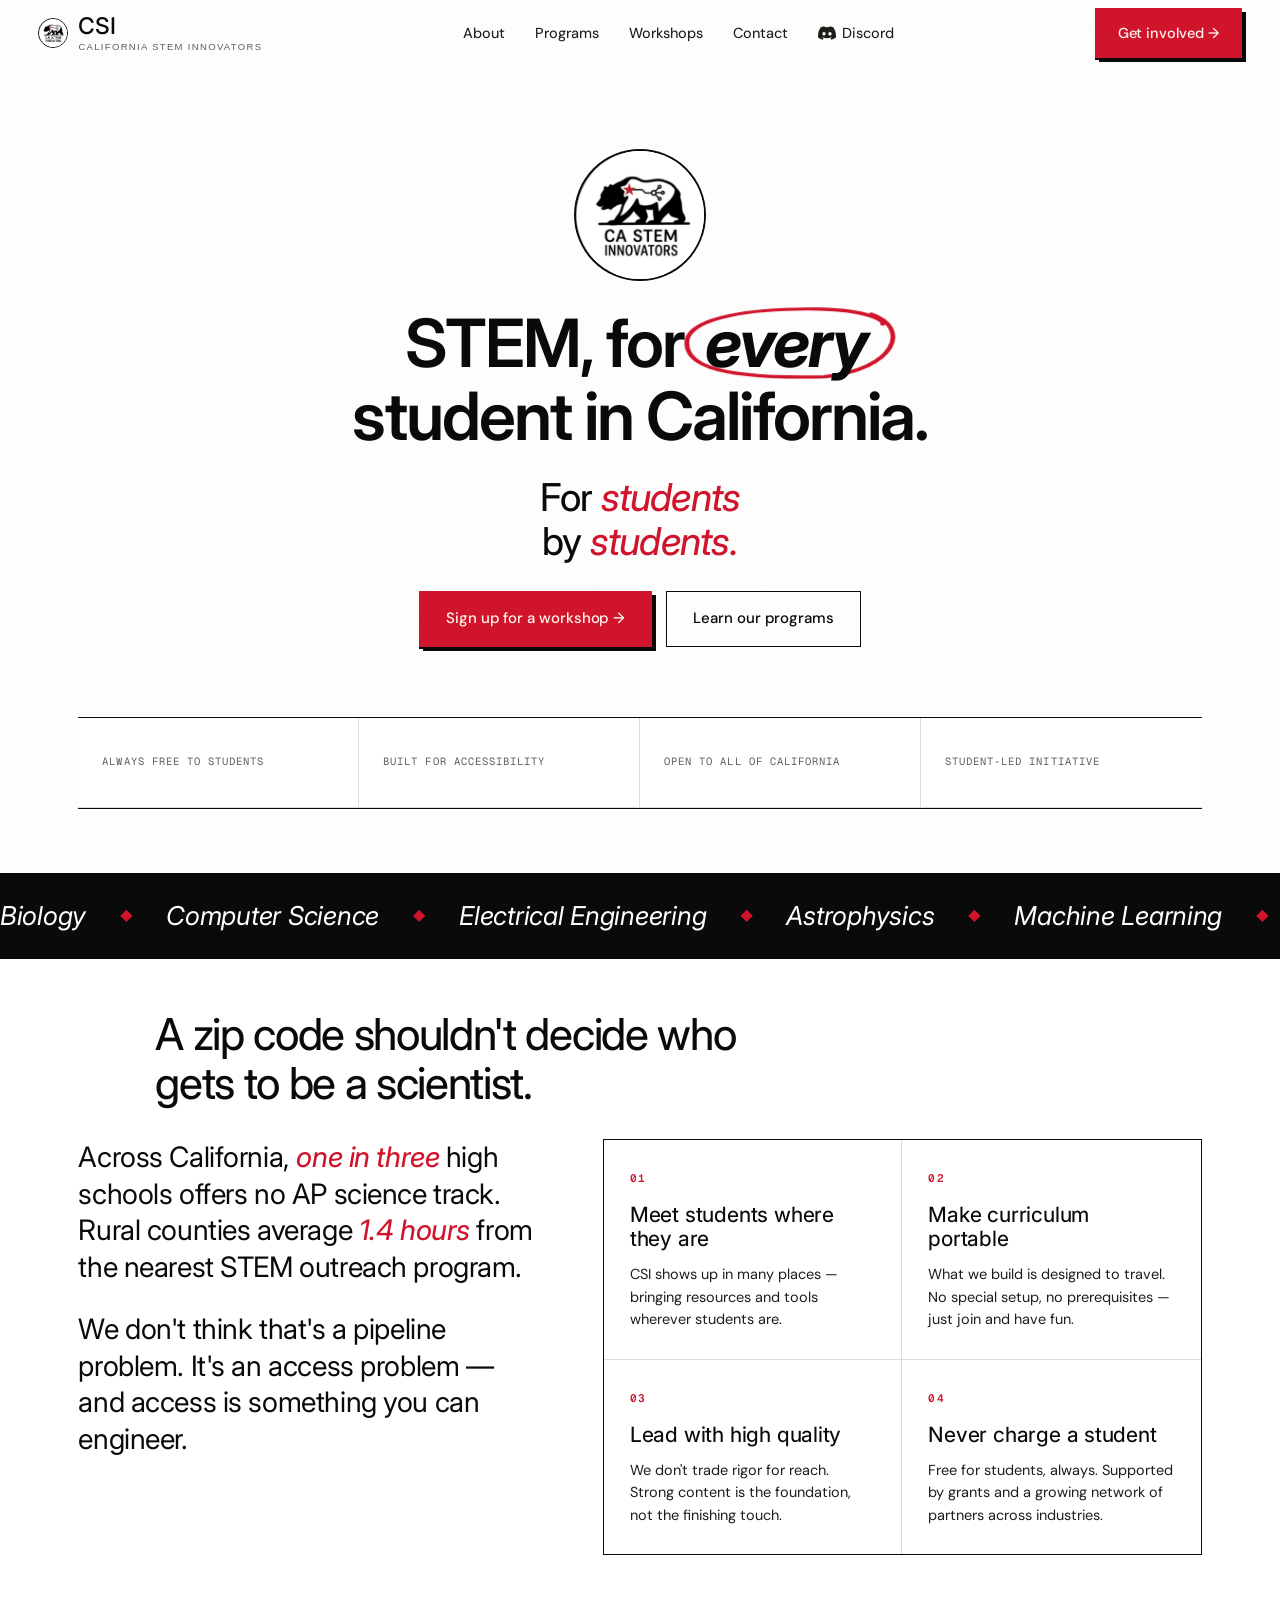
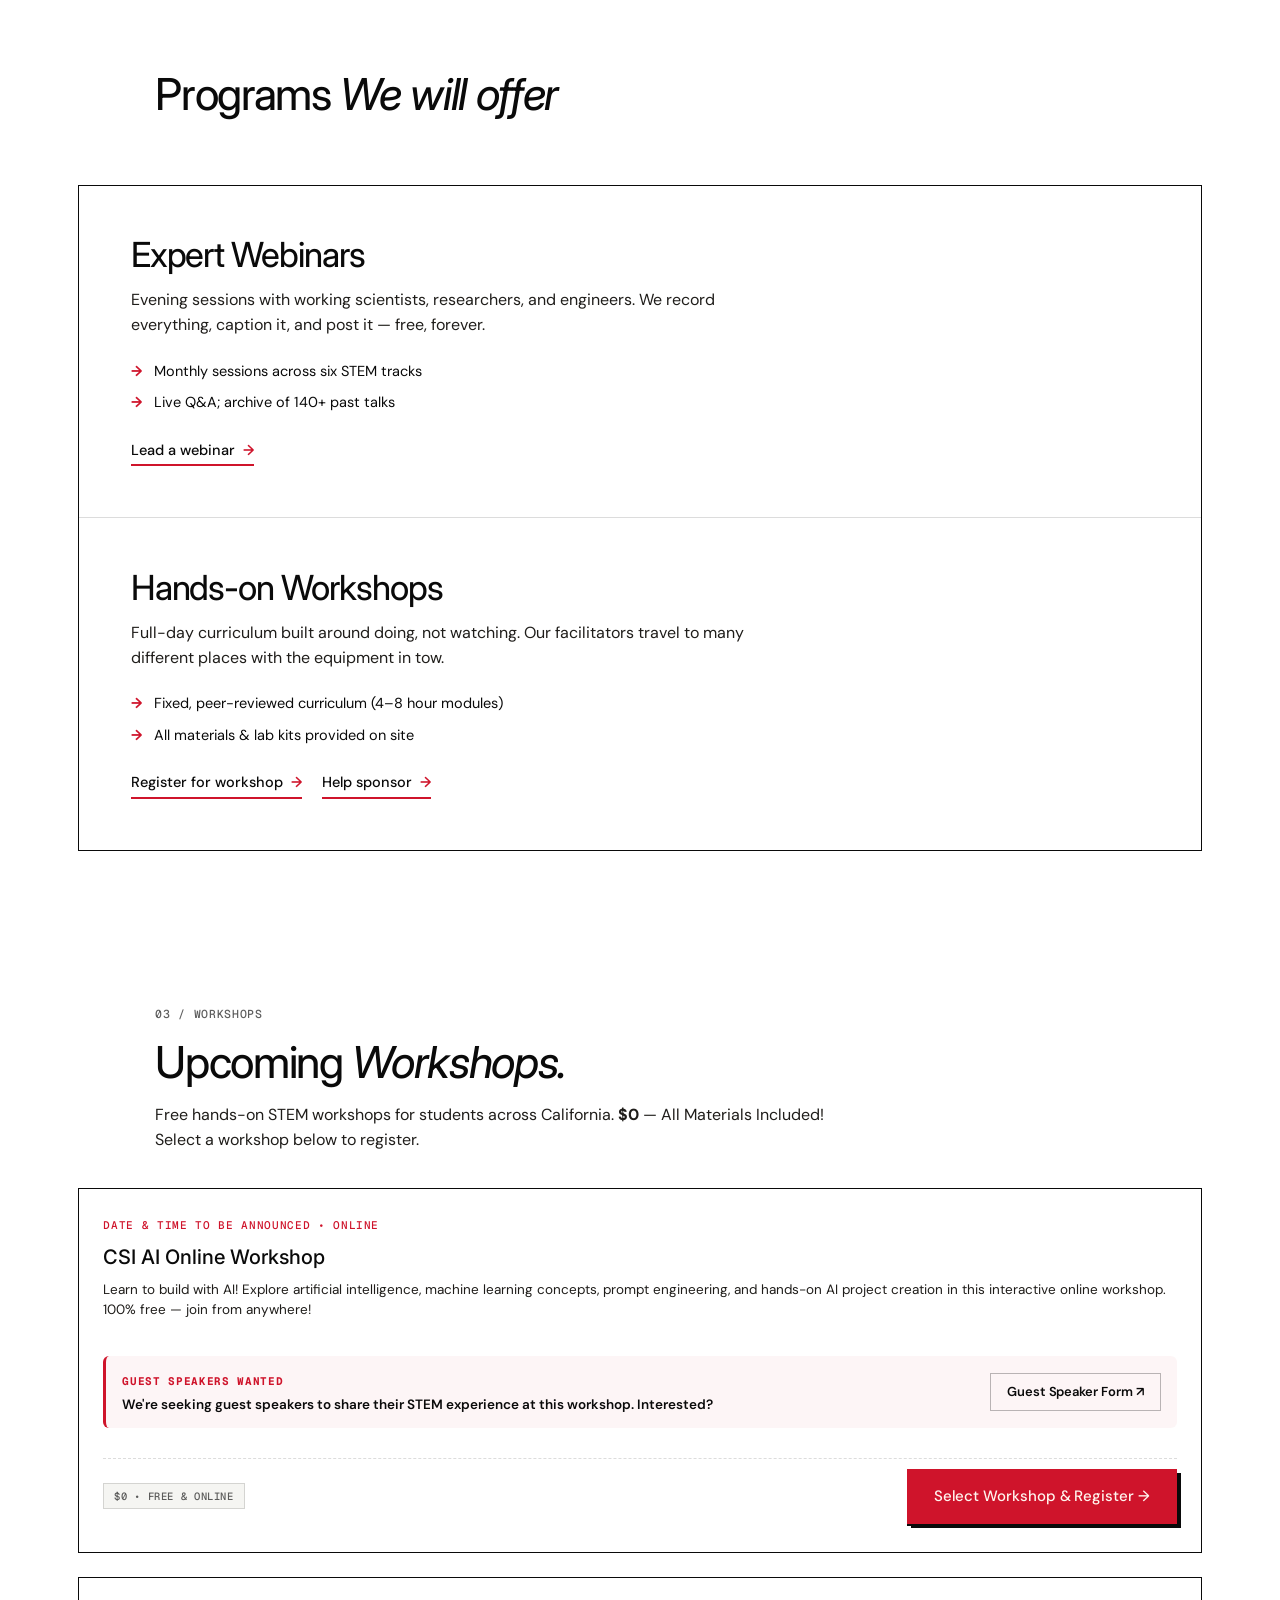
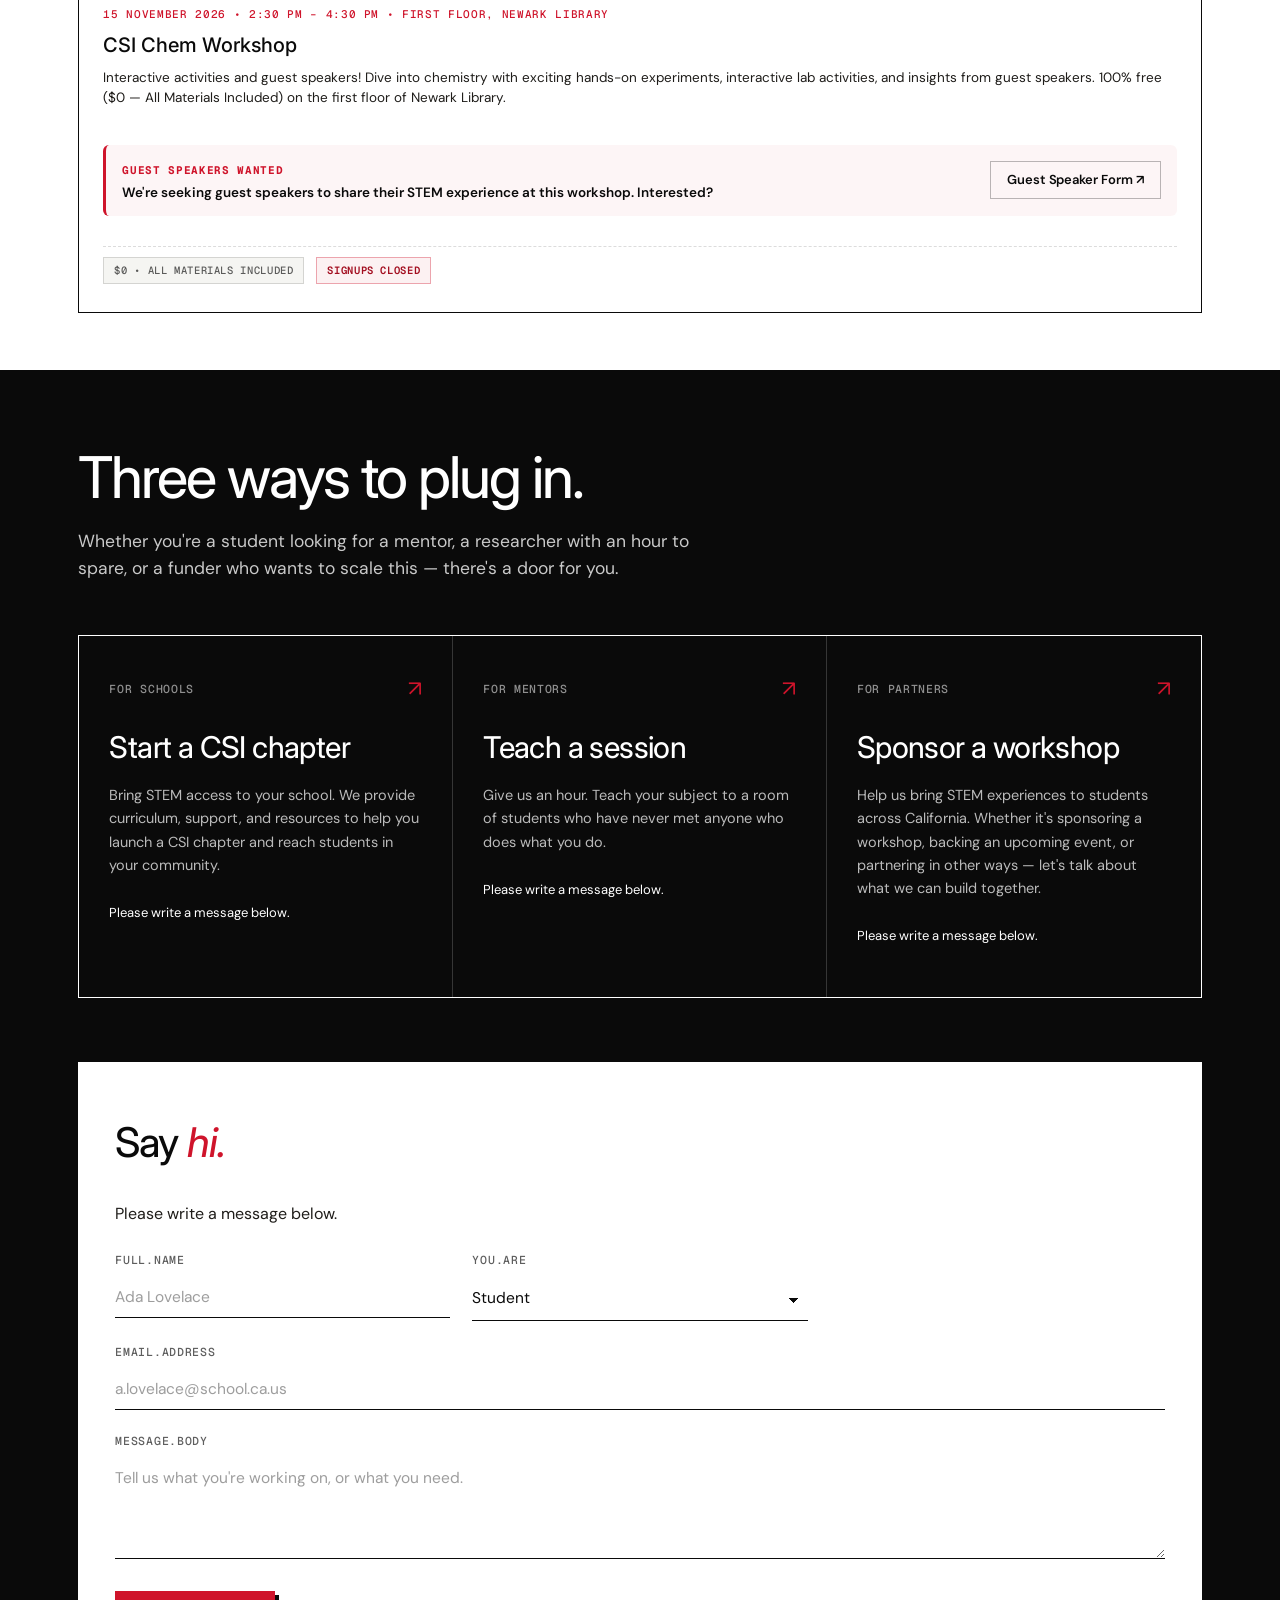
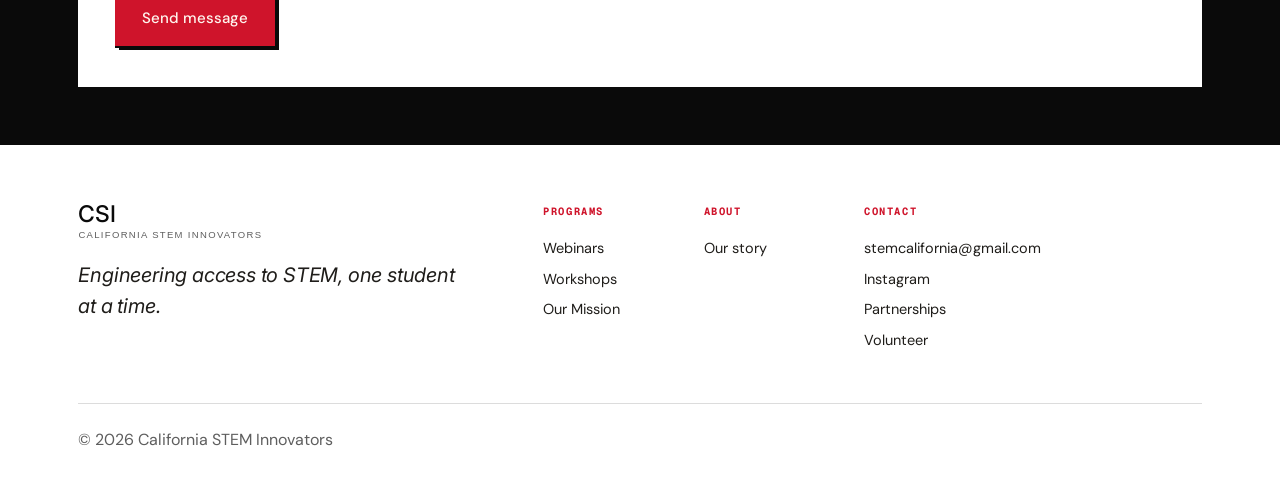
<file: index.html>
<!doctype html>
<html lang="en">
<head>
<meta charset="utf-8" />
<meta name="viewport" content="width=device-width,initial-scale=1" />
<title>California STEM Innovators — Unlocking STEM for every student</title>
<meta name="description" content="CSI expands STEM access across California through webinars, hands-on workshops, and interactive digital STEM kits." />
<link rel="preconnect" href="https://fonts.googleapis.com" />
<link rel="preconnect" href="https://fonts.gstatic.com" crossorigin />
<link href="https://fonts.googleapis.com/css2?family=Inter:ital,opsz,wght@0,14..32,100..900;1,14..32,100..900&family=DM+Sans:ital,opsz,wght@0,9..40,300..700;1,9..40,400..700&family=Geist+Mono:wght@400;500;600&display=swap" rel="stylesheet" />
<link rel="icon" type="image/x-icon" href="favicon.ico" />
<link rel="icon" type="image/svg+xml" href="favicon.svg" />
<link rel="icon" type="image/png" sizes="16x16" href="favicon-16x16.png" />
<link rel="icon" type="image/png" sizes="32x32" href="favicon-32x32.png" />
<link rel="icon" type="image/png" sizes="48x48" href="favicon-48x48.png" />
<link rel="icon" type="image/png" sizes="96x96" href="favicon-96x96.png" />
<link rel="icon" type="image/png" sizes="192x192" href="favicon-192x192.png" />
<link rel="icon" type="image/png" sizes="512x512" href="favicon-512x512.png" />
<link rel="apple-touch-icon" sizes="180x180" href="apple-touch-icon.png" />
<link rel="manifest" href="site.webmanifest" />
<link rel="stylesheet" href="styles.css" />
</head>
<body>

<div class="grain" aria-hidden="true"></div>
<div class="gridlines" aria-hidden="true"></div>

<header class="nav" role="banner">
  <div class="nav-inner">
    <a href="#" class="brand" aria-label="California STEM Innovators home">
      <img src="image.png" alt="" class="brand-logo" />
      <span class="brand-wordmark">
        <span class="brand-letters">CSI</span>
        <span class="brand-sub">California STEM Innovators</span>
      </span>
    </a>
    <nav class="nav-links" id="primary-nav" aria-label="Primary">
      <a href="#about">About</a>
      <a href="#programs">Programs</a>
      <a href="#signup">Workshops</a>
      <a href="#contact">Contact</a>
      <a href="https://discord.gg/dVgQkf4YHT" target="_blank" rel="noopener noreferrer" class="nav-discord-link" aria-label="Join our Discord community">
        <svg class="discord-icon" viewBox="0 0 127.14 96.36" width="18" height="18" fill="currentColor" aria-hidden="true">
          <path d="M107.7,8.07A105.15,105.15,0,0,0,81.47,0a72.06,72.06,0,0,0-3.36,6.83A97.68,97.68,0,0,0,49,6.83,72.37,72.37,0,0,0,45.64,0,105.89,105.89,0,0,0,19.39,8.09C2.79,32.65-1.71,56.6.54,80.21h0A105.73,105.73,0,0,0,32.71,96.36,77.7,77.7,0,0,0,39.6,85.25a68.42,68.42,0,0,1-10.85-5.18c.91-.66,1.8-1.34,2.66-2a75.57,75.57,0,0,0,64.32,0c.87.71,1.76,1.39,2.66,2a68.68,68.68,0,0,1-10.87,5.19,77,77,0,0,0,6.89,11.1,105.25,105.25,0,0,0,32.19-16.14c2.64-27.38-4.51-51.11-18.91-72.15ZM42.45,65.69C36.18,65.69,31,60,31,53s5-12.74,11.43-12.74S54,45.92,53.86,53,48.79,65.69,42.45,65.69Zm42.24,0C78.41,65.69,73.25,60,73.25,53s5-12.74,11.44-12.74S96.23,45.92,96.09,53,91,65.69,84.69,65.69Z"/>
        </svg>
        <span>Discord</span>
      </a>
      <div class="mobile-nav-cta">
        <a class="btn btn-primary" href="#join">Get involved →</a>
      </div>
    </nav>
    <div class="nav-cta">
      <a class="btn btn-primary" href="#join">Get involved →</a>
    </div>
    <button type="button" class="nav-toggle" id="nav-toggle" aria-label="Toggle navigation menu" aria-expanded="false" aria-controls="primary-nav">
      <span class="hamburger-bar"></span>
      <span class="hamburger-bar"></span>
      <span class="hamburger-bar"></span>
    </button>
  </div>
  <div class="nav-overlay" id="nav-overlay" aria-hidden="true"></div>
</header>

<!-- ========== HERO ========== -->
<section class="hero" id="top">

  <div class="hero-logo">
    <img src="image.png" alt="California STEM Innovators" />
  </div>

  <h1 class="hero-title">STEM, for <span class="encircle"><em>every</em><svg class="encircle-svg" viewBox="0 0 240 140" preserveAspectRatio="none" aria-hidden="true"><path pathLength="1" d="M 210 24 C 252 46, 236 112, 160 124 C 38 128, 12 100, 16 64 C 22 30, 82 14, 156 16 C 206 18, 224 34, 222 40" fill="none" stroke="currentColor" stroke-width="5" stroke-linecap="round" stroke-linejoin="round"/></svg></span> student in California.</h1>

  <p class="hero-lede">
    For <em>students</em><br/>by <em>students.</em>
  </p>

  <div class="hero-actions">
    <a class="btn btn-primary btn-lg" href="#signup">Sign up for a workshop →</a>
    <a class="btn btn-ghost btn-lg" href="#programs">Learn our programs</a>
  </div>

  <div class="hero-stats" role="list">
    <div class="stat" role="listitem">
      <div class="stat-label">Always free to students</div>
    </div>
    <div class="stat" role="listitem">
      <div class="stat-label">Built for accessibility</div>
    </div>
    <div class="stat" role="listitem">
      <div class="stat-label">Open to all of California</div>
    </div>
    <div class="stat" role="listitem">
      <div class="stat-label">Student-led initiative</div>
    </div>
  </div>


  <div class="scroll-cue" aria-hidden="true"><span>scroll</span><span class="scroll-line"></span></div>
</section>

<!-- ========== MARQUEE ========== -->
<section class="marquee-wrap" aria-label="Areas of work">
  <div class="marquee">
    <div class="marquee-track">
      <span>Biology</span><span class="dot">◆</span>
      <span>Computer Science</span><span class="dot">◆</span>
      <span>Electrical Engineering</span><span class="dot">◆</span>
      <span>Astrophysics</span><span class="dot">◆</span>
      <span>Machine Learning</span><span class="dot">◆</span>
      <span>Organic Chemistry</span><span class="dot">◆</span>
      <span>Robotics</span><span class="dot">◆</span>
      <span>Environmental Science</span><span class="dot">◆</span>
      <span>Mathematics</span><span class="dot">◆</span>
      <span>Neuroscience</span><span class="dot">◆</span>
      <span>Biology</span><span class="dot">◆</span>
      <span>Computer Science</span><span class="dot">◆</span>
      <span>Electrical Engineering</span><span class="dot">◆</span>
      <span>Astrophysics</span><span class="dot">◆</span>
      <span>Machine Learning</span><span class="dot">◆</span>
      <span>Organic Chemistry</span><span class="dot">◆</span>
      <span>Robotics</span><span class="dot">◆</span>
      <span>Environmental Science</span><span class="dot">◆</span>
      <span>Mathematics</span><span class="dot">◆</span>
      <span>Neuroscience</span><span class="dot">◆</span>
    </div>
  </div>
</section>

<!-- ========== MISSION ========== -->
<section class="mission" id="about">
  <div class="sec-head">
    <h2 class="sec-title">A zip code shouldn't decide who gets to be a scientist.</h2>
  </div>

  <div class="mission-grid">
    <div class="mission-lead">
      <p>Across California, <strong>one in three</strong> high schools offers no AP science track. Rural counties average <strong>1.4 hours</strong> from the nearest STEM outreach program.</p>
      <p>We don't think that's a pipeline problem. It's an access problem — and access is something you can engineer.</p>
    </div>

    <ul class="pillars" role="list">
      <li>
        <span class="pillar-num mono">01</span>
        <h3>Meet students where they are</h3>
        <p>CSI shows up in many places — bringing resources and tools wherever students are.</p>
      </li>
      <li>
        <span class="pillar-num mono">02</span>
        <h3>Make curriculum portable</h3>
        <p>What we build is designed to travel. No special setup, no prerequisites — just join and have fun.</p>
      </li>
      <li>
        <span class="pillar-num mono">03</span>
        <h3>Lead with high quality</h3>
        <p>We don't trade rigor for reach. Strong content is the foundation, not the finishing touch.</p>
      </li>
      <li>
        <span class="pillar-num mono">04</span>
        <h3>Never charge a student</h3>
        <p>Free for students, always. Supported by grants and a growing network of partners across industries.</p>
      </li>
    </ul>
  </div>
</section>

<!-- ========== PROGRAMS ========== -->
<section class="programs" id="programs">
  <div class="sec-head">
    <h2 class="sec-title">Programs <em>We will offer</em></h2>
  </div>

  <div class="program-list">

    <article class="program program-1">
      <div class="program-body">
        <h3>Expert Webinars</h3>
        <p class="program-lede">Evening sessions with working scientists, researchers, and engineers. We record everything, caption it, and post it — free, forever.</p>
        <ul class="program-points">
          <li><span class="bul">→</span>Monthly sessions across six STEM tracks</li>
          <li><span class="bul">→</span>Live Q&amp;A; archive of 140+ past talks</li>
        </ul>
        <a class="linky" href="#contact" data-role="Volunteer / Mentor">Lead a webinar <span class="arr">→</span></a>
      </div>
    </article>

    <article class="program program-2">
      <div class="program-body">
        <h3>Hands-on Workshops</h3>
        <p class="program-lede">Full-day curriculum built around doing, not watching. Our facilitators travel to many different places with the equipment in tow.</p>
        <ul class="program-points">
          <li><span class="bul">→</span>Fixed, peer-reviewed curriculum (4–8 hour modules)</li>
          <li><span class="bul">→</span>All materials &amp; lab kits provided on site</li>
        </ul>
        <div style="display: flex; gap: 20px; flex-wrap: wrap; margin-top: 12px;">
          <a class="linky" href="signup.html">Register for workshop <span class="arr">→</span></a>
          <a class="linky" href="#contact" data-role="Funder / Partner">Help sponsor <span class="arr">→</span></a>
        </div>
      </div>
    </article>

  </div>
</section>

<!-- ========== WORKSHOP PREVIEW ========== -->
<section class="signup-section" id="signup">
  <div class="sec-head">
    <span class="mono dim">03 / Workshops</span>
    <h2 class="sec-title">Upcoming <em>Workshops.</em></h2>
    <p class="sec-lede">
      Free hands-on STEM workshops for students across California. <strong>$0</strong> — All Materials Included! Select a workshop below to register.
    </p>
  </div>

  <!-- Workshop 1: AI Online Workshop -->
  <div class="workshop-card" data-workshop="Date TBA — CSI AI Online Workshop">
    <div class="ws-date mono">DATE &amp; TIME TO BE ANNOUNCED • ONLINE</div>
    <h3 class="ws-title">CSI AI Online Workshop</h3>
    <p class="ws-desc">
      Learn to build with AI! Explore artificial intelligence, machine learning concepts, prompt engineering, and hands-on AI project creation in this interactive online workshop. 100% free — join from anywhere!
    </p>

    <!-- Guest Speaker Callout -->
    <div style="background: rgba(207, 20, 43, 0.04); border-left: 3px solid var(--orange); padding: 12px 16px; border-radius: 6px; margin: 16px 0 20px 0; display: flex; justify-content: space-between; align-items: center; flex-wrap: wrap; gap: 12px;">
      <div>
        <span class="mono" style="color: var(--orange); font-size: 11px; font-weight: 700; letter-spacing: 0.06em;">GUEST SPEAKERS WANTED</span>
        <p style="margin: 2px 0 0 0; font-size: 13.5px; font-weight: 600; color: var(--ink);">We're seeking guest speakers to share their STEM experience at this workshop. Interested?</p>
      </div>
      <a href="https://docs.google.com/forms/d/e/1FAIpQLSeRlEvX-cCFUecECRzKyRc4kuE87Yq1NpEu56oVtPn-e8rW6w/viewform" target="_blank" rel="noopener noreferrer" class="btn btn-ghost btn-sm" style="white-space: nowrap; font-weight: 600; border: 1px solid var(--line-strong);">Guest Speaker Form ↗</a>
    </div>

    <div class="ws-foot">
      <span class="ws-tag mono">$0 • Free &amp; Online</span>
      <div style="display: flex; gap: 12px; flex-wrap: wrap; margin-left: auto;">
        <a href="signup.html?workshop=Date%20TBA%20%E2%80%94%20CSI%20AI%20Online%20Workshop" class="btn btn-primary btn-lg select-ws-btn">Select Workshop &amp; Register →</a>
      </div>
    </div>
  </div>

  <!-- Workshop 2: Chem Workshop -->
  <div class="workshop-card" data-workshop="November 15, 2026 — CSI Chem Workshop" style="margin-top: 24px;">
    <div class="ws-date mono">15 NOVEMBER 2026 • 2:30 PM – 4:30 PM • FIRST FLOOR, NEWARK LIBRARY</div>
    <h3 class="ws-title">CSI Chem Workshop</h3>
    <p class="ws-desc">
      Interactive activities and guest speakers! Dive into chemistry with exciting hands-on experiments, interactive lab activities, and insights from guest speakers. 100% free ($0 — All Materials Included) on the first floor of Newark Library.
    </p>

    <!-- Guest Speaker Callout -->
    <div style="background: rgba(207, 20, 43, 0.04); border-left: 3px solid var(--orange); padding: 12px 16px; border-radius: 6px; margin: 16px 0 20px 0; display: flex; justify-content: space-between; align-items: center; flex-wrap: wrap; gap: 12px;">
      <div>
        <span class="mono" style="color: var(--orange); font-size: 11px; font-weight: 700; letter-spacing: 0.06em;">GUEST SPEAKERS WANTED</span>
        <p style="margin: 2px 0 0 0; font-size: 13.5px; font-weight: 600; color: var(--ink);">We're seeking guest speakers to share their STEM experience at this workshop. Interested?</p>
      </div>
      <a href="https://docs.google.com/forms/d/e/1FAIpQLSeRlEvX-cCFUecECRzKyRc4kuE87Yq1NpEu56oVtPn-e8rW6w/viewform" target="_blank" rel="noopener noreferrer" class="btn btn-ghost btn-sm" style="white-space: nowrap; font-weight: 600; border: 1px solid var(--line-strong);">Guest Speaker Form ↗</a>
    </div>

    <div class="ws-foot">
      <span class="ws-tag mono">$0 • All Materials Included</span>
      <span class="ws-tag ws-tag-full mono">Signups Closed</span>
    </div>
  </div>
</section>

<!-- ========== CTA / JOIN ========== -->

<section class="join" id="join">
  <div class="join-inner">
    <div class="join-copy">
      <h2 class="join-title">Three ways to plug in.</h2>
      <p>Whether you're a student looking for a mentor, a researcher with an hour to spare, or a funder who wants to scale this — there's a door for you.</p>
    </div>

    <div class="join-cards">

      <div class="join-card">
        <div class="jc-head"><span class="mono dim">For schools</span><span class="jc-arr">↗</span></div>
        <h3>Start a CSI chapter</h3>
        <p>Bring STEM access to your school. We provide curriculum, support, and resources to help you launch a CSI chapter and reach students in your community.</p>
        <p style="font-size: 13px; color: #FFFFFF; margin-top: auto;">Please write a message below.</p>
      </div>

      <div class="join-card">
        <div class="jc-head"><span class="mono dim">For mentors</span><span class="jc-arr">↗</span></div>
        <h3>Teach a session</h3>
        <p>Give us an hour. Teach your subject to a room of students who have never met anyone who does what you do.</p>
        <p style="font-size: 13px; color: #FFFFFF; margin-top: auto;">Please write a message below.</p>
      </div>

      <div class="join-card">
        <div class="jc-head"><span class="mono dim">For partners</span><span class="jc-arr">↗</span></div>
        <h3>Sponsor a workshop</h3>
        <p>Help us bring STEM experiences to students across California. Whether it's sponsoring a workshop, backing an upcoming event, or partnering in other ways — let's talk about what we can build together.</p>
        <p style="font-size: 13px; color: #FFFFFF; margin-top: auto;">Please write a message below.</p>
      </div>

    </div>

    <!-- Contact form -->
    <div class="contact" id="contact">
      <div class="contact-head">
        <h3>Say <em>hi.</em></h3>
      </div>
      <p style="color: var(--ink-2); margin-bottom: 24px;">Please write a message below.</p>
      <form class="contact-form" action="https://formspree.io/f/xkokbbgg" method="POST">
        <label>
          <span class="mono dim">full.name</span>
          <input type="text" name="name" placeholder="Ada Lovelace" required />
        </label>
        <label>
          <span class="mono dim">you.are</span>
          <select name="role">
            <option>Student</option>
            <option>Parent / Guardian</option>
            <option>Teacher / Admin</option>
            <option>Volunteer / Mentor</option>
            <option>Funder / Partner</option>
            <option>Press</option>
          </select>
        </label>
        <label class="full">
          <span class="mono dim">email.address</span>
          <input type="email" name="email" placeholder="a.lovelace@school.ca.us" required />
        </label>
        <label class="full">
          <span class="mono dim">message.body</span>
          <textarea name="message" placeholder="Tell us what you're working on, or what you need." rows="4"></textarea>
        </label>
        <input type="hidden" name="_subject" value="New CSI contact form message" />
        <div class="form-foot">
          <button type="submit" class="btn btn-primary btn-lg">Send message</button>
        </div>
        <p class="form-ack" hidden style="font-family: Arial, sans-serif; color: var(--ink);">✓ Message received, we will get back to you :)</p>
        <p class="form-err mono" hidden style="color: var(--orange);">Something went wrong. Please email stemcalifornia@gmail.com directly.</p>
      </form>
    </div>

  </div>
</section>

<!-- ========== FOOTER ========== -->
<footer class="footer">
  <div class="footer-top">
    <div class="foot-brand">
      <div class="brand">
        <span class="brand-wordmark">
          <span class="brand-letters">CSI</span>
          <span class="brand-sub">California STEM Innovators</span>
        </span>
      </div>
      <p class="foot-tag">Engineering access to STEM, one student at a time.</p>
    </div>

    <div class="foot-cols">
      <div class="foot-col">
        <h5>Programs</h5>
        <a href="#programs">Webinars</a>
        <a href="#programs">Workshops</a>
        <a href="#about">Our Mission</a>
      </div>
      <div class="foot-col">
        <h5>About</h5>
        <a href="#about">Our story</a>
      </div>
      <div class="foot-col">
        <h5>Contact</h5>
        <a href="mailto:stemcalifornia@gmail.com">stemcalifornia@gmail.com</a>
        <a href="https://instagram.com/stem_california" target="_blank">Instagram</a>
        <a href="#contact">Partnerships</a>
        <a href="#contact">Volunteer</a>
      </div>
    </div>
  </div>

  <div class="footer-bottom">
    <span class="dim">© 2026 California STEM Innovators</span>
  </div>
</footer>

<script src="app.js"></script>
</body>
</html>
</file>
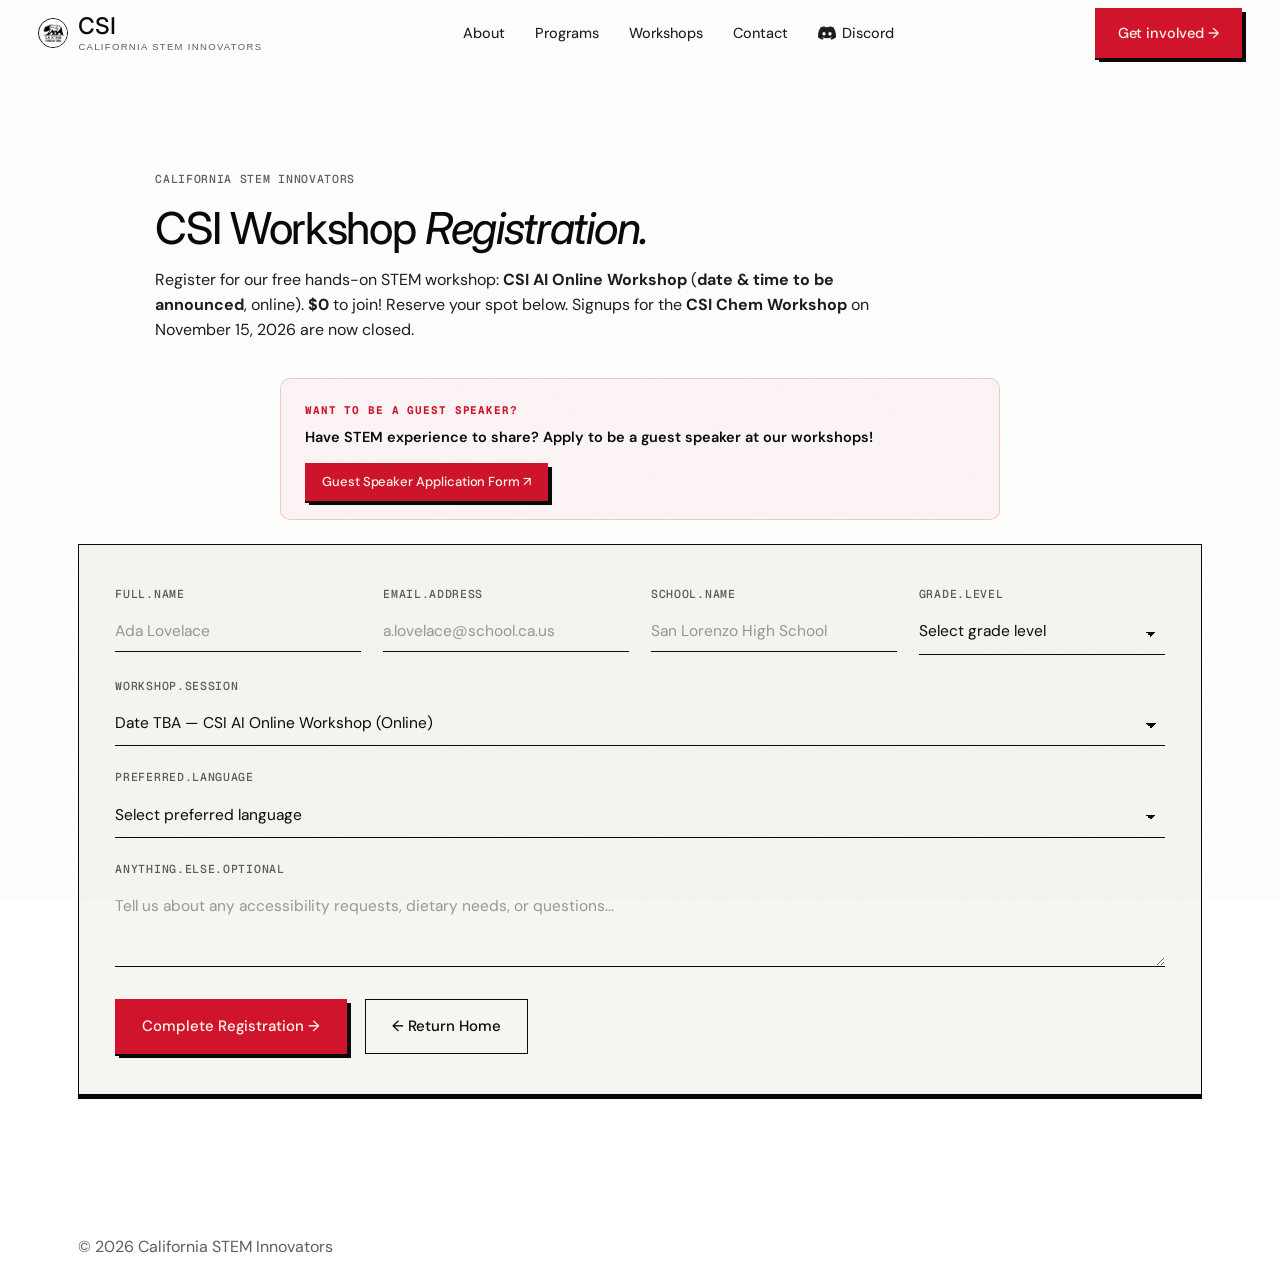
<file: signup.html>
<!doctype html>
<html lang="en">
<head>
<meta charset="utf-8" />
<meta name="viewport" content="width=device-width,initial-scale=1" />
<title>CSI Workshop Registration — California STEM Innovators</title>
<meta name="description" content="Register for free hands-on CSI STEM workshops including the CSI AI Online Workshop (date TBA). 100% free." />
<link rel="preconnect" href="https://fonts.googleapis.com" />
<link rel="preconnect" href="https://fonts.gstatic.com" crossorigin />
<link href="https://fonts.googleapis.com/css2?family=Inter:ital,opsz,wght@0,14..32,100..900;1,14..32,100..900&family=DM+Sans:ital,opsz,wght@0,9..40,300..700;1,9..40,400..700&family=Geist+Mono:wght@400;500;600&display=swap" rel="stylesheet" />
<link rel="icon" type="image/x-icon" href="favicon.ico" />
<link rel="icon" type="image/svg+xml" href="favicon.svg" />
<link rel="icon" type="image/png" sizes="16x16" href="favicon-16x16.png" />
<link rel="icon" type="image/png" sizes="32x32" href="favicon-32x32.png" />
<link rel="icon" type="image/png" sizes="48x48" href="favicon-48x48.png" />
<link rel="icon" type="image/png" sizes="96x96" href="favicon-96x96.png" />
<link rel="icon" type="image/png" sizes="192x192" href="favicon-192x192.png" />
<link rel="icon" type="image/png" sizes="512x512" href="favicon-512x512.png" />
<link rel="apple-touch-icon" sizes="180x180" href="apple-touch-icon.png" />
<link rel="manifest" href="site.webmanifest" />
<link rel="stylesheet" href="styles.css" />
</head>
<body>

<div class="grain" aria-hidden="true"></div>

<header class="nav" role="banner">
  <div class="nav-inner">
    <a href="index.html" class="brand" aria-label="California STEM Innovators home">
      <img src="image.png" alt="" class="brand-logo" />
      <span class="brand-wordmark">
        <span class="brand-letters">CSI</span>
        <span class="brand-sub">California STEM Innovators</span>
      </span>
    </a>
    <nav class="nav-links" id="primary-nav" aria-label="Primary">
      <a href="index.html#about">About</a>
      <a href="index.html#programs">Programs</a>
      <a href="signup.html">Workshops</a>
      <a href="index.html#contact">Contact</a>
      <a href="https://discord.gg/dVgQkf4YHT" target="_blank" rel="noopener noreferrer" class="nav-discord-link" aria-label="Join our Discord community">
        <svg class="discord-icon" viewBox="0 0 127.14 96.36" width="18" height="18" fill="currentColor" aria-hidden="true">
          <path d="M107.7,8.07A105.15,105.15,0,0,0,81.47,0a72.06,72.06,0,0,0-3.36,6.83A97.68,97.68,0,0,0,49,6.83,72.37,72.37,0,0,0,45.64,0,105.89,105.89,0,0,0,19.39,8.09C2.79,32.65-1.71,56.6.54,80.21h0A105.73,105.73,0,0,0,32.71,96.36,77.7,77.7,0,0,0,39.6,85.25a68.42,68.42,0,0,1-10.85-5.18c.91-.66,1.8-1.34,2.66-2a75.57,75.57,0,0,0,64.32,0c.87.71,1.76,1.39,2.66,2a68.68,68.68,0,0,1-10.87,5.19,77,77,0,0,0,6.89,11.1,105.25,105.25,0,0,0,32.19-16.14c2.64-27.38-4.51-51.11-18.91-72.15ZM42.45,65.69C36.18,65.69,31,60,31,53s5-12.74,11.43-12.74S54,45.92,53.86,53,48.79,65.69,42.45,65.69Zm42.24,0C78.41,65.69,73.25,60,73.25,53s5-12.74,11.44-12.74S96.23,45.92,96.09,53,91,65.69,84.69,65.69Z"/>
        </svg>
        <span>Discord</span>
      </a>
      <div class="mobile-nav-cta">
        <a class="btn btn-primary" href="index.html#join">Get involved →</a>
      </div>
    </nav>
    <div class="nav-cta">
      <a class="btn btn-primary" href="index.html#join">Get involved →</a>
    </div>
    <button type="button" class="nav-toggle" id="nav-toggle" aria-label="Toggle navigation menu" aria-expanded="false" aria-controls="primary-nav">
      <span class="hamburger-bar"></span>
      <span class="hamburger-bar"></span>
      <span class="hamburger-bar"></span>
    </button>
  </div>
  <div class="nav-overlay" id="nav-overlay" aria-hidden="true"></div>
</header>

<!-- ========== DEDICATED SIGNUP PAGE CONTENT ========== -->
<main class="signup-page-wrap">
  <div class="signup-section">
    <div class="sec-head">
      <span class="mono dim">California STEM Innovators</span>
      <h1 class="sec-title">CSI Workshop <em>Registration.</em></h1>
      <p class="sec-lede">
        Register for our free hands-on STEM workshop: <strong>CSI AI Online Workshop</strong> (<strong>date &amp; time to be announced</strong>, online). <strong>$0</strong> to join! Reserve your spot below. Signups for the <strong>CSI Chem Workshop</strong> on November 15, 2026 are now closed.
      </p>
    </div>

    <!-- Guest Speaker Banner -->
    <div style="max-width: 720px; margin: 0 auto 24px auto; background: rgba(207, 20, 43, 0.04); border: 1px solid rgba(207, 20, 43, 0.2); border-radius: 10px; padding: 18px 24px; display: flex; justify-content: space-between; align-items: center; flex-wrap: wrap; gap: 14px;">
      <div>
        <span class="mono" style="color: var(--orange); font-size: 11px; font-weight: 700; letter-spacing: 0.08em;">WANT TO BE A GUEST SPEAKER?</span>
        <p style="margin: 4px 0 0 0; font-size: 14.5px; font-weight: 600; color: var(--ink);">Have STEM experience to share? Apply to be a guest speaker at our workshops!</p>
      </div>
      <a href="https://docs.google.com/forms/d/e/1FAIpQLSeRlEvX-cCFUecECRzKyRc4kuE87Yq1NpEu56oVtPn-e8rW6w/viewform" target="_blank" rel="noopener noreferrer" class="btn btn-primary btn-sm" style="white-space: nowrap; flex-shrink: 0;">
        Guest Speaker Application Form ↗
      </a>
    </div>

    <div class="signup-card">
      <form class="signup-form" id="workshop-signup-form" novalidate>
        <label>
          <span class="mono dim">full.name</span>
          <input type="text" name="name" id="signup-name" placeholder="Ada Lovelace" required />
        </label>

        <label>
          <span class="mono dim">email.address</span>
          <input type="email" name="email" id="signup-email" placeholder="a.lovelace@school.ca.us" required />
        </label>

        <label>
          <span class="mono dim">school.name</span>
          <input type="text" name="school" id="signup-school" placeholder="San Lorenzo High School" required />
        </label>

        <label>
          <span class="mono dim">grade.level</span>
          <select name="grade" id="signup-grade" required>
            <option value="" disabled selected>Select grade level</option>
            <option value="Middle School (6th–8th Grade)">Middle School (6th–8th Grade)</option>
            <option value="9th Grade (Freshman)">9th Grade (Freshman)</option>
            <option value="10th Grade (Sophomore)">10th Grade (Sophomore)</option>
            <option value="11th Grade (Junior)">11th Grade (Junior)</option>
            <option value="12th Grade (Senior)">12th Grade (Senior)</option>
            <option value="Other">Other</option>
          </select>
        </label>

        <label class="full">
          <span class="mono dim">workshop.session</span>
          <select name="workshop_date" id="signup-workshop-date" required>
            <option value="" disabled>Select a workshop session</option>
            <option value="Date TBA — CSI AI Online Workshop" selected>Date TBA — CSI AI Online Workshop (Online)</option>
          </select>
        </label>

        <label class="full">
          <span class="mono dim">preferred.language</span>
          <select name="language" id="signup-language" required>
            <option value="" disabled selected>Select preferred language</option>
            <option value="English">English</option>
            <option value="Spanish">Spanish (Español)</option>
          </select>
        </label>

        <!-- Spam protection honeypot field -->
        <div class="hp-wrapper" aria-hidden="true">
          <label for="signup-website">Website</label>
          <input type="text" name="website" id="signup-website" class="hp-field" tabindex="-1" autocomplete="off" />
        </div>

        <label class="full">
          <span class="mono dim">anything.else.optional</span>
          <textarea name="notes" id="signup-notes" placeholder="Tell us about any accessibility requests, dietary needs, or questions..." rows="3"></textarea>
        </label>

        <div class="form-val-msg signup-val-err" hidden style="color: var(--orange); font-weight: 600; margin: 10px 0;">Please fill out all required fields with a valid email address.</div>

        <div class="form-foot">
          <button type="submit" class="btn btn-primary btn-lg" id="signup-submit-btn">Complete Registration →</button>
          <a href="index.html" class="btn btn-ghost btn-lg">← Return Home</a>
        </div>

        <p class="form-err signup-err mono" hidden style="color: var(--orange); margin-top: 12px;">Something went wrong. Please check your internet connection or email stemcalifornia@gmail.com directly.</p>
      </form>

      <div class="signup-ack" id="signup-ack" hidden>
        <div class="ack-icon">✓</div>
        <h3>You're signed up!</h3>
        <p>We've received your registration! A confirmation email with full workshop details and instructions has been sent to your inbox.</p>
        <div style="margin-top: 20px;">
          <a href="index.html" class="btn btn-primary">Return to Homepage →</a>
        </div>
      </div>
    </div>
  </div>
</main>

<footer class="footer">
  <div class="footer-bottom">
    <span class="dim">© 2026 California STEM Innovators</span>
  </div>
</footer>

<script src="app.js"></script>
</body>
</html>
</file>
<file: styles.css>
@import url('https://fonts.googleapis.com/css2?family=Caveat:wght@600;700&family=Fredoka:wght@500;600&display=swap');

:root {
  /* Palette — pure white, ink black, flag crimson */
  --paper: #FFFFFF;
  --paper-2: #F5F5F2;
  --paper-deep: #EBEBE6;
  --card: #FFFFFF;

  --ink: #0A0A0A;
  --ink-2: #1F1D1A;
  --ink-dim: rgba(10, 10, 10, 0.66);
  --ink-dimmer: rgba(10, 10, 10, 0.40);

  --orange: #CF142B;
  --orange-deep: #A30E20;
  --orange-soft: #F5D8DC;

  --line: rgba(10, 10, 10, 0.14);
  --line-strong: rgba(10, 10, 10, 0.28);

  /* Type */
  --serif: "Inter", ui-sans-serif, system-ui, sans-serif;
  --sans: "DM Sans", ui-sans-serif, system-ui, sans-serif;
  --mono: "Geist Mono", ui-monospace, "SF Mono", monospace;

  /* Space */
  --max: min(100% - (var(--pad) * 2), 1200px);
  --pad: clamp(15px, 3vw, 42px);
}

*, *::before, *::after { box-sizing: border-box; }
html, body { margin: 0; padding: 0; width: 100%; max-width: 100vw; overflow-x: hidden; }
html { scroll-behavior: smooth; }

[hidden] { display: none !important; }

body {
  background: var(--paper);
  color: var(--ink);
  font-family: var(--sans);
  font-weight: 400;
  font-size: 16px;
  line-height: 1.55;
  -webkit-font-smoothing: antialiased;
  text-rendering: optimizeLegibility;
  overflow-x: hidden;
  min-height: 100vh;
}

a { color: inherit; text-decoration: none; }
button { font: inherit; cursor: pointer; }
img { max-width: 100%; display: block; }

.mono { font-family: var(--mono); font-size: 11.5px; letter-spacing: 0.06em; text-transform: uppercase; font-weight: 500; }
.dim { color: var(--ink-dim); }
.hand { font-family: var(--hand); font-size: 1.3em; color: var(--orange); font-weight: 500; }

/* ========== Paper grain overlay ========== */
.grain {
  position: fixed; inset: 0; pointer-events: none; z-index: 1; opacity: 0.28;
  background-image: url("data:image/svg+xml;utf8,<svg xmlns='http://www.w3.org/2000/svg' width='320' height='320'><filter id='n'><feTurbulence type='fractalNoise' baseFrequency='0.75' numOctaves='2' stitchTiles='stitch'/><feColorMatrix values='0 0 0 0 0.1 0 0 0 0 0.09 0 0 0 0 0.05 0 0 0 0.09 0'/></filter><rect width='100%' height='100%' filter='url(%23n)'/></svg>");
  mix-blend-mode: multiply;
}
.gridlines { display: none; }

/* ========== Buttons ========== */
.btn {
  display: inline-flex; align-items: center; gap: 10px;
  padding: 13px 22px;
  font-family: var(--sans);
  font-weight: 500;
  font-size: 14.5px;
  letter-spacing: -0.005em;
  border-radius: 0;
  border: 1.5px solid var(--ink);
  background: transparent;
  color: var(--ink);
  transition: transform 0.18s ease, background 0.18s ease, color 0.18s ease, box-shadow 0.18s ease;
  white-space: nowrap;
}
.btn:hover { transform: translateY(-1px); }
.btn-primary {
  background: var(--orange);
  color: #FFF5EE;
  border-color: var(--orange);
  box-shadow: 0 2px 0 0 var(--ink), 4px 4px 0 0 var(--ink);
}
.btn-primary:hover { background: var(--ink); border-color: var(--ink); color: var(--paper); box-shadow: 0 2px 0 0 var(--orange), 4px 4px 0 0 var(--orange); }
.btn-ghost { background: transparent; border-color: var(--ink); }
.btn-ghost:hover { background: var(--ink); color: var(--paper); }
.btn-lg { padding: 15px 26px; font-size: 15px; }

.linky {
  display: inline-flex; align-items: center; gap: 8px;
  color: var(--ink);
  font-size: 14.5px;
  font-weight: 500;
  padding: 3px 0;
  border-bottom: 2px solid var(--orange);
  width: fit-content;
  transition: gap 0.2s ease;
}
.linky:hover { gap: 14px; }
.linky .arr { transition: transform 0.2s ease; color: var(--orange); font-weight: 600; }
.linky:hover .arr { transform: translateX(3px); }

/* ========== Nav ========== */
.nav {
  position: sticky; top: 0; z-index: 30;
  background: transparent;
  border-bottom: 1px solid transparent;
  transition: background 0.3s ease, border-color 0.3s ease, transform 0.3s ease;
}
.nav.scrolled {
  background: rgba(255, 255, 255, 0.92);
  border-bottom: 1px solid var(--line);
  backdrop-filter: blur(12px);
  -webkit-backdrop-filter: blur(12px);
}
.nav.hidden {
  transform: translateY(-100%);
}
.nav-inner {
  padding: 8px var(--pad);
  display: grid;
  grid-template-columns: auto 1fr auto;
  align-items: center;
  gap: 24px;
}
.brand { display: inline-flex; align-items: center; gap: 10px; color: var(--ink); }
.brand-logo {
  width: 30px; height: 30px;
  border-radius: 50%;
  border: 1.5px solid var(--ink);
  flex-shrink: 0;
  background: var(--card);
  transition: transform 0.3s cubic-bezier(0.2, 0.8, 0.2, 1);
}
.brand-mark {
  width: 34px; height: 34px;
  display: inline-flex; align-items: center; justify-content: center;
  background: var(--orange);
  border-radius: 50%;
  color: var(--paper);
  flex-shrink: 0;
}
.brand-mark svg { width: 22px; height: 22px; }
.brand-wordmark { display: inline-flex; flex-direction: column; line-height: 1; gap: 4px; }
.brand-letters {
  font-family: var(--serif);
  font-size: 23px;
  font-weight: 500;
  letter-spacing: -0.01em;
  line-height: 1;
}
.brand-dot { color: var(--orange); margin: 0 1px; font-weight: 600; }
.brand-sub { font-family: Arial, sans-serif; font-size: 9.5px; letter-spacing: 0.14em; text-transform: uppercase; color: var(--ink-dim); }

.nav-links { display: flex; justify-content: center; align-items: center; gap: 30px; font-size: 14.5px; color: var(--ink-2); font-weight: 450; }
.nav-links a { position: relative; transition: color 0.2s ease; padding: 4px 0; }
.nav-links a:hover { color: var(--orange); }

/* Discord Nav Link & Floating Callout Box */
.nav-discord-wrapper {
  position: relative;
  display: inline-flex;
  align-items: center;
}

.nav-discord-link {
  display: inline-flex;
  align-items: center;
  gap: 6px;
}
.nav-discord-link .discord-icon {
  fill: currentColor;
  transition: transform 0.2s ease, fill 0.2s ease;
  flex-shrink: 0;
}
.nav-discord-link:hover .discord-icon {
  fill: #5865F2;
  transform: scale(1.1);
}

.nav-cta { display: inline-flex; align-items: center; gap: 12px; }
.nav-status {
  display: inline-flex; align-items: center; gap: 8px;
  font-family: var(--mono); font-size: 10.5px; color: var(--ink-dim); text-transform: uppercase; letter-spacing: 0.1em;
}
.pulse {
  width: 8px; height: 8px; border-radius: 50%;
  background: var(--orange);
  box-shadow: 0 0 0 0 rgba(207, 20, 43, 0.55);
  animation: pulse 2s infinite;
}
@keyframes pulse {
  0% { box-shadow: 0 0 0 0 rgba(207, 20, 43, 0.55); }
  70% { box-shadow: 0 0 0 9px rgba(207, 20, 43, 0); }
  100% { box-shadow: 0 0 0 0 rgba(207, 20, 43, 0); }
}

.mobile-nav-cta { display: none; }

/* Mobile nav toggle button */
.nav-toggle {
  display: none;
  flex-direction: column;
  justify-content: center;
  align-items: center;
  width: 42px;
  height: 42px;
  background: transparent;
  border: 1.5px solid var(--ink);
  padding: 0;
  gap: 5px;
  z-index: 105;
  transition: background 0.2s ease, border-color 0.2s ease;
  cursor: pointer;
  border-radius: 0;
}
.nav-toggle:hover {
  background: var(--paper-2);
}
.hamburger-bar {
  width: 20px;
  height: 2px;
  background: var(--ink);
  transition: transform 0.3s cubic-bezier(0.2, 0.8, 0.2, 1), opacity 0.2s ease;
  transform-origin: center;
}

/* Nav backdrop overlay */
.nav-overlay {
  position: fixed;
  inset: 0;
  background: rgba(10, 10, 10, 0.5);
  backdrop-filter: blur(4px);
  -webkit-backdrop-filter: blur(4px);
  opacity: 0;
  pointer-events: none;
  transition: opacity 0.3s ease;
  z-index: 95;
}

@media (max-width: 960px) {
  .nav-inner {
    display: flex;
    justify-content: space-between;
    align-items: center;
    gap: 16px;
  }
  .nav-cta {
    display: none;
  }
  .nav-toggle {
    display: flex;
  }
  .mobile-nav-cta {
    display: block;
    margin-top: 12px;
    width: 100%;
  }
  .mobile-nav-cta .btn {
    width: 100%;
    justify-content: center;
  }
  .nav-links {
    position: fixed;
    top: 0;
    right: 0;
    width: min(85vw, 340px);
    height: 100vh;
    height: 100dvh;
    background: var(--paper);
    border-left: 2px solid var(--ink);
    padding: 90px 28px 40px;
    display: flex;
    flex-direction: column;
    justify-content: flex-start;
    gap: 16px;
    font-size: 18px;
    font-weight: 500;
    box-shadow: -8px 0 24px rgba(0, 0, 0, 0.15);
    transform: translateX(100%);
    transition: transform 0.35s cubic-bezier(0.16, 1, 0.3, 1);
    z-index: 100;
    overflow-y: auto;
  }
  .nav-links a {
    padding: 10px 0;
    border-bottom: 1px dashed var(--line);
    width: 100%;
  }
  .nav-status { display: none; }

  /* Open state when nav is open */
  body.nav-open {
    overflow: hidden;
  }
  body.nav-open .nav-links {
    transform: translateX(0);
  }
  body.nav-open .nav-overlay {
    opacity: 1;
    pointer-events: auto;
  }
  body.nav-open .nav-toggle .hamburger-bar:nth-child(1) {
    transform: translateY(7px) rotate(45deg);
  }
  body.nav-open .nav-toggle .hamburger-bar:nth-child(2) {
    opacity: 0;
  }
  body.nav-open .nav-toggle .hamburger-bar:nth-child(3) {
    transform: translateY(-7px) rotate(-45deg);
  }
}

/* ========== Hero ========== */
.hero {
  position: relative;
  padding: clamp(55px, 6.5vw, 85px) var(--pad) clamp(36px, 5vw, 64px);
  max-width: var(--max);
  margin: 0 auto;
  z-index: 2;
  text-align: center;
  display: flex;
  flex-direction: column;
  align-items: center;
}
.hero-logo {
  display: flex;
  justify-content: center;
  margin-bottom: clamp(16px, 2.5vw, 28px);
  animation: logo-float 6s ease-in-out infinite;
}
.hero-logo img {
  width: clamp(90px, 10vw, 135px);
  height: auto;
  border-radius: 50%;
  box-shadow: 0 0 0 2px var(--ink);
  transition: transform 0.4s cubic-bezier(0.2, 0.8, 0.2, 1);
}
@keyframes logo-float {
  0%, 100% { transform: translateY(0); }
  50% { transform: translateY(-6px); }
}
@media (prefers-reduced-motion: reduce) {
  .hero-logo { animation: none; }
}

.hero-meta {
  display: flex; align-items: center; justify-content: center; gap: 14px; flex-wrap: wrap;
  margin-bottom: 44px;
}
.tag {
  font-family: var(--mono);
  font-size: 10.5px;
  letter-spacing: 0.12em;
  text-transform: uppercase;
  color: var(--ink-2);
  padding: 7px 12px;
  border: 1.5px solid var(--ink);
  border-radius: 999px;
  background: var(--paper-2);
}
.tag-line {
  background: var(--ink);
  color: var(--paper);
  border-color: var(--ink);
}

.hand-intro {
  font-family: var(--hand);
  font-size: 32px;
  color: var(--orange);
  font-weight: 500;
  line-height: 1;
  margin-bottom: 18px;
  display: inline-block;
  transform: rotate(-2deg);
}

.hero-title {
  font-family: var(--serif);
  font-weight: 450;
  font-size: clamp(32px, 5.2vw, 76px);
  line-height: 1.1;
  letter-spacing: -0.03em;
  margin: 0 auto;
  max-width: 15ch;
  color: var(--ink);
  font-weight: 600;
}
.hero-title em {
  font-style: italic;
  color: var(--orange);
  position: relative;
  font-weight: 700; font-style: italic;
}
.hero-title .encircle em {
  color: var(--ink);
}
.hero-title .underline {
  position: relative;
  display: inline-block;
}
.hero-title .underline::after {
  content: "";
  position: absolute; left: -2%; right: -2%; bottom: -0.05em;
  height: 16px;
  background: url("data:image/svg+xml;utf8,<svg xmlns='http://www.w3.org/2000/svg' viewBox='0 0 300 16' preserveAspectRatio='none'><path d='M2 10 C 60 4, 120 14, 180 8 S 280 6, 298 12' stroke='%23CF142B' stroke-width='4' fill='none' stroke-linecap='round'/></svg>") no-repeat center / 100% 100%;
  pointer-events: none;
}

/* Hand-drawn encircle around an emphasis word */
.encircle {
  position: relative;
  display: inline-block;
  padding: 0 0.12em;
}
.encircle em {
  position: relative;
  z-index: 2;
}
.encircle-svg {
  position: absolute;
  top: -10%; left: -14%;
  width: 128%; height: 120%;
  overflow: visible;
  pointer-events: none;
  color: var(--orange);
  z-index: 1;
}
.encircle-svg path {
  stroke-dasharray: 1;
  stroke-dashoffset: 1;
  animation: encircle-draw 2.4s cubic-bezier(0.43, 0.13, 0.23, 0.96) 0.55s forwards;
}
@keyframes encircle-draw {
  from { stroke-dashoffset: 1; opacity: 0.6; }
  to { stroke-dashoffset: 0; opacity: 1; }
}
@media (prefers-reduced-motion: reduce) {
  .encircle-svg path { animation: none; stroke-dashoffset: 0; }
}

.hero-lede {
  font-family: var(--serif);
  font-size: clamp(24px, 3vw, 42px);
  font-weight: 450;
  line-height: 1.15;
  color: var(--ink);
  max-width: 58ch;
  margin: 22px auto 0;
  letter-spacing: -0.02em;
}
.hero-lede em {
  font-style: italic;
  color: var(--orange);
  font-weight: 450;
}

.hero-actions {
  display: flex; flex-wrap: wrap; justify-content: center; gap: 14px;
  margin-top: 28px;
}

.hero-stats {
  display: grid;
  grid-template-columns: repeat(auto-fit, minmax(min(100%, 180px), 1fr));
  gap: 0;
  width: 100%;
  margin-top: clamp(40px, 5.5vw, 70px);
  border-top: 1.5px solid var(--ink);
  border-bottom: 1.5px solid var(--ink);
  background: var(--card);
  text-align: left;
}
.stat {
  padding: clamp(16px, 3vw, 26px) clamp(14px, 3vw, 24px);
  border-right: 1px solid var(--line);
  border-bottom: 1px solid var(--line);
  display: flex; flex-direction: column; justify-content: center; min-height: 90px;
}
.stat:last-child { border-right: none; }
.stat-num {
  font-family: var(--serif);
  font-weight: 450;
  font-size: clamp(32px, 4.5vw, 62px);
  line-height: 1;
  letter-spacing: -0.035em;
  color: var(--ink);
  margin-bottom: 8px;
}
.stat-plus { color: var(--orange); font-style: italic; font-size: 0.7em; vertical-align: top; }
.stat-label { font-family: var(--mono); font-size: 10.5px; letter-spacing: 0.1em; text-transform: uppercase; color: var(--ink-dim); line-height: 1.5; }

/* Hero personal note card */
.hero-schematic {
  position: absolute;
  top: clamp(120px, 13vw, 180px);
  right: var(--pad);
  width: min(340px, 30vw);
  background: var(--card);
  border: 1.5px solid var(--ink);
  padding: 24px 24px 22px;
  transform: rotate(2deg);
  box-shadow: 6px 6px 0 0 var(--ink);
  z-index: 3;
}
.hero-schematic::before {
  content: ""; position: absolute; top: -12px; left: 50%;
  transform: translateX(-50%) rotate(-4deg);
  width: 80px; height: 24px;
  background: rgba(207, 20, 43, 0.35);
  border: 1px dashed rgba(14, 13, 11, 0.3);
}
.schem-head {
  display: flex; justify-content: space-between; align-items: center;
  padding-bottom: 12px; border-bottom: 1px dashed var(--line);
  font-family: var(--mono); font-size: 10px; letter-spacing: 0.12em; color: var(--ink-dim);
  text-transform: uppercase;
}
.schem-body {
  padding-top: 14px;
  font-family: var(--serif);
  font-size: 18px;
  line-height: 1.35;
  color: var(--ink);
}
.schem-body em {
  font-style: italic;
  color: var(--orange);
}
.schem-sign {
  margin-top: 18px; padding-top: 14px; border-top: 1px dashed var(--line);
  display: flex; flex-direction: column;
}
.schem-sign .signature {
  font-family: var(--hand);
  font-size: 28px;
  color: var(--orange);
  line-height: 1;
  margin-bottom: 4px;
}
.schem-sign .sig-meta {
  font-family: var(--mono);
  font-size: 10px;
  letter-spacing: 0.1em;
  text-transform: uppercase;
  color: var(--ink-dim);
}

@media (max-width: 1100px) { .hero-schematic { display: none; } }

.scroll-cue {
  position: absolute; bottom: -20px; left: var(--pad);
  display: inline-flex; align-items: center; gap: 12px;
  font-family: var(--mono); font-size: 10px; letter-spacing: 0.2em; text-transform: uppercase; color: var(--ink-dim);
}
.scroll-line {
  width: 80px; height: 2px;
  background: var(--ink);
  position: relative;
  overflow: hidden;
  opacity: 0.3;
}
.scroll-line::after {
  content: ""; position: absolute; top: 0; left: -30%; width: 30%; height: 100%;
  background: var(--orange);
  animation: scroll 2.4s ease-in-out infinite;
}
@keyframes scroll {
  0%, 100% { left: -30%; }
  50% { left: 100%; }
}

/* ========== Marquee ========== */
.marquee-wrap {
  position: relative; z-index: 2;
  border-top: 1.5px solid var(--ink);
  border-bottom: 1.5px solid var(--ink);
  background: var(--ink);
  padding: 22px 0;
  overflow: hidden;
}
.marquee { display: flex; overflow: hidden; }
.marquee-track {
  display: inline-flex; gap: 34px; align-items: center;
  white-space: nowrap;
  animation: marquee 60s linear infinite;
  font-family: var(--serif);
  font-size: 26px;
  font-style: italic;
  color: var(--paper);
  letter-spacing: -0.01em;
  font-weight: 400;
}
.marquee-track .dot { color: var(--orange); font-size: 16px; font-style: normal; font-family: var(--sans); }
@keyframes marquee {
  from { transform: translateX(0); }
  to { transform: translateX(-50%); }
}

/* ========== Section head ========== */
section { position: relative; z-index: 2; }
.sec-head {
  max-width: var(--max); margin: 0 auto;
  padding: clamp(32px, 4vw, 56px) var(--pad) 22px;
  display: grid; gap: 16px;
}
.eyebrow {
  font-family: var(--mono); font-size: 11px;
  letter-spacing: 0.18em; text-transform: uppercase;
  color: var(--orange);
  font-weight: 600;
}
.sec-title {
  font-family: var(--serif);
  font-weight: 450;
  font-size: clamp(24px, 3.5vw, 44px);
  line-height: 1.1;
  letter-spacing: -0.03em;
  margin: 0;
  max-width: 22ch;
  color: var(--ink);
}
.sec-lede {
  max-width: 65ch;
  font-size: 16px;
  color: var(--ink-2);
  line-height: 1.55;
  margin: 0;
}

/* ========== Mission ========== */
.mission {
  max-width: var(--max); margin: 0 auto;
  padding: 0 var(--pad) clamp(40px, 5vw, 70px);
}
.mission-grid {
  display: grid;
  grid-template-columns: 1fr 1.3fr;
  gap: clamp(40px, 5vw, 80px);
  padding-top: 10px;
}
.mission-lead p {
  font-family: var(--serif);
  font-weight: 400;
  font-size: clamp(23px, 2.2vw, 30px);
  line-height: 1.3;
  color: var(--ink);
  margin: 0 0 26px;
  letter-spacing: -0.015em;
}
.mission-lead strong {
  font-style: italic; color: var(--orange); font-weight: 450;
}

.pillars {
  list-style: none; padding: 0; margin: 0;
  display: grid; grid-template-columns: repeat(auto-fit, minmax(min(100%, 280px), 1fr));
  gap: 0;
  border: 1.5px solid var(--ink);
  background: var(--card);
}
.pillars li {
  padding: 30px 26px 28px;
  display: flex; flex-direction: column; gap: 10px;
  position: relative;
  border-right: 1px solid var(--line);
  border-bottom: 1px solid var(--line);
}
.pillars li:nth-child(2n) { border-right: none; }
.pillars li:nth-last-child(-n+2) { border-bottom: none; }
.pillar-num {
  color: var(--orange); font-size: 11px; letter-spacing: 0.14em;
  font-weight: 600;
}
.pillars li h3 {
  font-family: var(--serif); font-weight: 450; font-size: 21px;
  margin: 6px 0 2px; letter-spacing: -0.01em; line-height: 1.15;
}
.pillars li p { color: var(--ink-2); font-size: 14.5px; line-height: 1.55; margin: 0; }

@media (max-width: 900px) {
  .mission-grid { grid-template-columns: 1fr; }
  .pillars { grid-template-columns: 1fr; }
  .pillars li { border-right: none !important; border-bottom: 1px solid var(--line) !important; }
  .pillars li:last-child { border-bottom: none !important; }
}

/* ========== Programs ========== */
.programs { max-width: var(--max); margin: 0 auto; padding: 0 var(--pad) clamp(60px, 8vw, 110px); }

.program-list {
  display: grid; gap: 0;
  border: 1.5px solid var(--ink);
  margin-top: 44px;
  background: var(--card);
}
.program {
  padding: clamp(36px, 4vw, 56px);
  display: block;
  border-bottom: 1px solid var(--line);
  transition: background 0.3s ease;
}
.program:last-child { border-bottom: none; }
.program:hover { background: var(--paper); }
.program-num {
  color: var(--orange); font-size: 12px; letter-spacing: 0.14em;
  font-weight: 600;
  align-self: start;
  padding-top: 6px;
}
.program-body { max-width: 60ch; }
.program-topline {
  display: flex; align-items: center; gap: 14px; margin-bottom: 14px;
}
.kind {
  font-family: var(--mono); font-size: 10.5px; text-transform: uppercase; letter-spacing: 0.14em;
  color: var(--ink);
  padding: 5px 10px;
  background: var(--orange-soft);
  border-radius: 999px;
  font-weight: 600;
}
.program h3 {
  font-family: var(--serif);
  font-weight: 450;
  font-size: clamp(25px, 2.7vw, 36px);
  line-height: 1.02;
  letter-spacing: -0.03em;
  margin: 0 0 16px;
}
.program-lede { color: var(--ink-2); font-size: 16px; line-height: 1.55; margin: 0 0 22px; }
.program-points { list-style: none; padding: 0; margin: 0 0 22px; display: grid; gap: 9px; }
.program-points li { display: flex; gap: 12px; align-items: baseline; font-size: 14.5px; color: var(--ink); }
.program-points .bul { color: var(--orange); font-weight: 700; }

/* Program visuals — warmer, more humanistic */
.program-vis {
  width: 100%; aspect-ratio: 1 / 1;
  position: relative;
  border: 1.5px solid var(--ink);
  background: var(--paper);
  display: flex; align-items: center; justify-content: center;
  overflow: hidden;
}
.vis-label {
  position: absolute; bottom: 10px; left: 12px;
  color: var(--ink);
  font-size: 9.5px; letter-spacing: 0.2em;
  font-weight: 600;
}

/* Webinar — hand-drawn concentric circles */
.vis-ring {
  position: absolute;
  border: 2px solid var(--ink);
  border-radius: 50%;
  opacity: 1;
}
.vis-ring { width: 28%; height: 28%; background: var(--orange); border-color: var(--ink); animation: ring 3s ease-out infinite; }
.vis-ring.r2 { width: 58%; height: 58%; animation-delay: 0.6s; background: transparent; opacity: 1; border-width: 1.5px; }
.vis-ring.r3 { width: 88%; height: 88%; animation-delay: 1.2s; background: transparent; opacity: 1; border-width: 1.5px; border-style: dashed; }
@keyframes ring {
  0% { transform: scale(0.95); }
  50% { transform: scale(1.02); }
  100% { transform: scale(0.95); }
}
.vis-1::before {
  content: ""; position: absolute; width: 14px; height: 14px; border-radius: 50%;
  background: var(--ink);
  z-index: 2;
}

/* Workshop — irregular cluster of people-dots */
.vis-grid {
  display: grid;
  grid-template-columns: repeat(6, 1fr);
  gap: 10px;
  width: 72%; height: 72%;
}
.vis-grid span {
  background: var(--ink);
  border-radius: 50%;
  animation: dot 3s ease-in-out infinite;
}
.vis-grid span:nth-child(4n) { background: var(--orange); }
.vis-grid span:nth-child(7n) { background: var(--paper); border: 1.5px solid var(--ink); }
.vis-grid span:nth-child(odd) { animation-delay: 0.2s; }
.vis-grid span:nth-child(3n) { animation-delay: 0.5s; }
@keyframes dot {
  0%, 100% { transform: scale(1); }
  50% { transform: scale(0.75); }
}

/* Kit — stacked paper/folders */
.vis-stack {
  position: relative; width: 68%; height: 68%;
}
.slab {
  position: absolute; inset: 0;
  border: 1.5px solid var(--ink);
  background: var(--card);
  transition: transform 0.45s cubic-bezier(.2,.8,.2,1);
}
.slab.s1 { transform: translate(-20px, -14px) rotate(-6deg); background: var(--paper-2); }
.slab.s2 { transform: translate(-7px, -5px) rotate(-2deg); background: var(--orange-soft); }
.slab.s3 { transform: translate(7px, 5px) rotate(3deg); background: var(--card); }
.slab.s4 {
  transform: translate(20px, 14px) rotate(7deg); background: var(--orange);
  background-image:
    repeating-linear-gradient(45deg, rgba(14,13,11,0.14) 0 2px, transparent 2px 8px);
}
.program-3:hover .slab.s1 { transform: translate(-30px, -22px) rotate(-9deg); }
.program-3:hover .slab.s4 { transform: translate(30px, 22px) rotate(10deg); }

@media (max-width: 900px) {
  .program { grid-template-columns: 1fr; }
  .program-vis { max-width: 320px; aspect-ratio: 3/2; }
}

/* ========== Kits deep-dive ========== */
.kits {
  background: var(--paper-2);
  padding-bottom: clamp(60px, 8vw, 110px);
  border-top: 1.5px solid var(--ink);
  border-bottom: 1.5px solid var(--ink);
}
.kits-head { padding-bottom: 24px; }

.kit-anatomy {
  max-width: var(--max); margin: 0 auto;
  padding: 0 var(--pad);
}
.anatomy-head {
  display: flex; justify-content: space-between; align-items: end;
  flex-wrap: wrap; gap: 20px;
  padding: 24px 28px;
  border: 1.5px solid var(--ink);
  border-bottom: none;
  background: var(--ink);
  color: var(--paper);
}
.anatomy-head .mono.dim { color: rgba(255, 255, 255, 0.55); }
.ana-title h3 {
  font-family: var(--serif); font-weight: 450;
  font-size: clamp(26px, 2.3vw, 34px); margin: 6px 0 0;
  letter-spacing: -0.02em;
  color: var(--paper);
}
.ana-title h3 sup { font-size: 0.5em; color: var(--orange); margin-left: 2px; }
.ana-meta { display: flex; flex-wrap: wrap; gap: 8px; }
.chip {
  font-family: var(--mono);
  font-size: 10px; letter-spacing: 0.12em; text-transform: uppercase;
  padding: 6px 10px; border: 1px solid rgba(255, 255, 255, 0.3); border-radius: 999px;
  color: var(--paper);
  font-weight: 500;
}
.chip-ok { color: var(--paper); background: var(--orange); border-color: var(--orange); }

.ana-grid {
  display: grid;
  grid-template-columns: repeat(auto-fit, minmax(min(100%, 220px), 1fr));
  gap: 0;
  border: 1.5px solid var(--ink);
  background: var(--card);
}
.ana-card {
  padding: 26px 24px;
  display: flex; flex-direction: column; gap: 14px;
  min-height: 360px;
  border-right: 1px solid var(--line);
  transition: background 0.25s ease;
}
.ana-card:last-child { border-right: none; }
.ana-card:hover { background: var(--paper); }
.ana-card-head { display: flex; align-items: center; justify-content: space-between; }
.ana-num {
  width: 30px; height: 30px; border-radius: 50%;
  display: inline-flex; align-items: center; justify-content: center;
  background: var(--ink); color: var(--paper);
  font-weight: 600; font-size: 12px;
  font-family: var(--sans);
  letter-spacing: 0;
}
.ana-card h4 {
  font-family: var(--serif); font-weight: 450;
  font-size: 24px; line-height: 1.1; margin: 6px 0 2px;
  letter-spacing: -0.02em;
}
.ana-card > p { color: var(--ink-2); font-size: 14px; line-height: 1.55; margin: 0; }

.ana-preview {
  margin-top: auto;
  position: relative;
  height: 140px;
  background: var(--paper);
  border: 1.5px solid var(--ink);
  overflow: hidden;
  padding: 14px;
}

/* Preview: game (neural net) */
.preview-game { display: flex; justify-content: space-between; align-items: center; padding: 20px 14px; }
.preview-game .game-layer { display: flex; flex-direction: column; gap: 6px; }
.preview-game .game-layer span {
  width: 14px; height: 14px; border-radius: 50%;
  background: var(--paper);
  border: 1.5px solid var(--ink);
}
.preview-game .game-layer.game-hidden span { background: var(--ink); }
.preview-game .game-layer:last-of-type span.out {
  width: auto; height: auto; border: none; background: none;
  font-family: var(--serif); font-style: italic; font-size: 44px; color: var(--orange); font-weight: 500;
  line-height: 1;
}
.game-tag { position: absolute; bottom: 8px; left: 12px; color: var(--orange); font-size: 9.5px; letter-spacing: 0.15em; font-weight: 600; }

/* Preview: slides */
.preview-slides { display: flex; gap: 7px; align-items: end; padding: 12px 14px 24px; }
.preview-slides .slide {
  flex: 1;
  background: var(--card);
  border: 1.5px solid var(--ink);
  padding: 8px 8px 10px;
  aspect-ratio: 4 / 3;
  display: flex; flex-direction: column; gap: 6px;
}
.slide-head { height: 9px; background: var(--ink); width: 60%; }
.slide-head.s2 { background: var(--orange); width: 80%; }
.slide-head.s3 { background: var(--ink); width: 50%; }
.slide-l1, .slide-l2 { height: 2px; background: var(--line-strong); }
.slide-l1 { width: 100%; }
.slide-l2 { width: 70%; }
.preview-slides .slide:nth-child(2) { transform: translateY(-8px) rotate(1deg); }
.preview-slides .slide:nth-child(3) { transform: rotate(-1deg); }
.ana-pager { position: absolute; bottom: 8px; right: 12px; color: var(--ink-dim); font-size: 9.5px; letter-spacing: 0.15em; font-weight: 600; }

/* Preview: worksheet */
.preview-sheet { padding: 18px; display: grid; grid-template-columns: 1fr 18px; gap: 7px 10px; align-content: start; background: var(--card); }
.sheet-line { height: 2px; background: var(--line-strong); grid-column: 1; }
.sheet-line.w70 { width: 70%; }
.sheet-line.w50 { width: 50%; }
.sheet-line.w80 { width: 80%; }
.sheet-box { width: 16px; height: 16px; border: 1.5px solid var(--ink); grid-column: 2; position: relative; }
.sheet-box .check {
  position: absolute; inset: 2px;
  background: var(--orange);
  clip-path: polygon(14% 48%, 0% 62%, 38% 100%, 100% 18%, 82% 4%, 38% 66%);
}

/* Preview: map — constellation with hand-drawn feel */
.preview-map { padding: 0; }
.preview-map .pin {
  position: absolute;
  width: 12px; height: 12px; border-radius: 50%;
  background: var(--ink);
  border: 2px solid var(--paper);
  box-shadow: 0 0 0 1.5px var(--ink);
}
.preview-map .p1 { top: 30%; left: 14%; }
.preview-map .p2 { top: 20%; left: 40%; background: var(--orange); }
.preview-map .p3 { top: 50%; left: 66%; }
.preview-map .p4 { top: 28%; left: 86%; background: var(--orange); }
.preview-map .p5 { top: 76%; left: 52%; }
.preview-map .p6 { top: 80%; left: 78%; background: var(--orange); }
.preview-map .map-lines {
  position: absolute; inset: 0; width: 100%; height: 100%;
  color: var(--ink);
  opacity: 0.5;
  stroke-dasharray: 1 1.2;
}

.ana-foot {
  display: flex; justify-content: space-between; align-items: center;
  flex-wrap: wrap; gap: 16px;
  padding: 24px 28px;
  border: 1.5px solid var(--ink);
  border-top: none;
  background: var(--card);
}

@media (max-width: 1000px) {
  .ana-grid { grid-template-columns: repeat(2, 1fr); }
  .ana-card:nth-child(2) { border-right: none; }
  .ana-card:nth-child(-n+2) { border-bottom: 1px solid var(--line); }
}
@media (max-width: 600px) {
  .ana-grid { grid-template-columns: 1fr; }
  .ana-card { border-right: none; border-bottom: 1px solid var(--line); }
  .ana-card:last-child { border-bottom: none; }
}

/* ========== Kit library ========== */
.kit-library { max-width: var(--max); margin: 0 auto; padding: clamp(50px, 6vw, 80px) var(--pad) 0; }
.lib-head {
  display: flex; justify-content: space-between; align-items: end; flex-wrap: wrap; gap: 20px;
  margin-bottom: 28px;
}
.lib-head h3 {
  font-family: var(--serif); font-weight: 450; font-size: clamp(28px, 3vw, 38px); margin: 0;
  letter-spacing: -0.02em;
}
.lib-filters { display: flex; flex-wrap: wrap; gap: 8px; }
.filter {
  font-family: var(--mono); font-size: 10.5px; letter-spacing: 0.1em; text-transform: uppercase;
  padding: 8px 14px;
  background: transparent;
  border: 1.5px solid var(--ink);
  color: var(--ink);
  border-radius: 999px;
  font-weight: 600;
  transition: all 0.2s ease;
}
.filter:hover { background: var(--paper-deep); }
.filter.active { background: var(--ink); color: var(--paper); }

.lib-grid {
  display: grid;
  grid-template-columns: repeat(auto-fit, minmax(min(100%, 270px), 1fr));
  gap: 0;
  border: 1.5px solid var(--ink);
  background: var(--card);
}
.kit-card {
  padding: 26px 24px 22px;
  display: flex; flex-direction: column; gap: 12px;
  cursor: pointer;
  transition: background 0.2s ease, transform 0.2s ease;
  min-height: 230px;
  border-right: 1px solid var(--line);
  border-bottom: 1px solid var(--line);
}
.kit-card:hover { background: var(--paper); }
.kit-card:nth-child(3n) { border-right: none; }
.kit-card:nth-last-child(-n+3) { border-bottom: none; }
.kit-card.kit-featured {
  background: var(--ink); color: var(--paper);
}
.kit-card.kit-featured:hover { background: #1f1c16; }
.kit-card.kit-featured .mono.dim { color: rgba(255, 255, 255, 0.5); }
.kit-card.kit-featured .kit-cat { color: var(--orange); }
.kit-card.kit-featured > p { color: rgba(255, 255, 255, 0.7); }
.kit-card.kit-featured .kit-foot { border-color: rgba(255, 255, 255, 0.15); color: rgba(255, 255, 255, 0.55); }
.kit-card.kit-featured .kit-arr { color: var(--orange); }

.kit-card-top { display: flex; justify-content: space-between; align-items: center; }
.kit-cat {
  font-family: var(--mono); font-size: 9.5px; letter-spacing: 0.18em; text-transform: uppercase;
  color: var(--orange); font-weight: 700;
}
.kit-card h4 {
  font-family: var(--serif); font-weight: 450;
  font-size: 23px; line-height: 1.1; margin: 2px 0 0;
  letter-spacing: -0.02em;
}
.kit-card h4 sup { font-size: 0.5em; color: var(--orange); }
.kit-card > p { color: var(--ink-2); font-size: 14px; line-height: 1.55; margin: 0; flex: 1; }
.kit-foot {
  display: flex; justify-content: space-between; align-items: center;
  padding-top: 12px; border-top: 1px dashed var(--line);
  color: var(--ink-dim);
  font-size: 10.5px;
}
.kit-arr { color: var(--orange); transition: transform 0.2s ease; font-size: 14px; font-weight: 600; }
.kit-card:hover .kit-arr { transform: translateX(4px); }

@media (max-width: 900px) {
  .lib-grid { grid-template-columns: repeat(2, 1fr); }
  .kit-card:nth-child(3n) { border-right: 1px solid var(--line); }
  .kit-card:nth-child(2n) { border-right: none; }
}
@media (max-width: 600px) {
  .lib-grid { grid-template-columns: 1fr; }
  .kit-card { border-right: none !important; }
}

/* ========== Resources ========== */
.resources { max-width: var(--max); margin: 0 auto; padding: 0 var(--pad) clamp(60px, 8vw, 110px); }
.res-columns {
  display: grid; grid-template-columns: repeat(auto-fit, minmax(min(100%, 260px), 1fr)); gap: 0;
  border: 1.5px solid var(--ink);
  background: var(--card);
  margin-top: 44px;
}
.res-col { padding: clamp(28px, 3vw, 40px); border-right: 1px solid var(--line); }
.res-col:last-child { border-right: none; }
.res-head { padding-bottom: 20px; border-bottom: 1px solid var(--line); margin-bottom: 22px; }
.res-head h3 {
  font-family: var(--serif); font-weight: 450; font-size: 28px; margin: 6px 0 0;
  letter-spacing: -0.02em;
}

.res-list { list-style: none; padding: 0; margin: 0; display: grid; gap: 24px; }
.res-list li { position: relative; }
.res-item-head { display: flex; justify-content: space-between; align-items: baseline; gap: 12px; margin-bottom: 6px; }
.res-item-head h4 { font-family: var(--sans); font-weight: 500; font-size: 15px; margin: 0; letter-spacing: -0.01em; }
.res-list p { font-size: 13.5px; line-height: 1.55; color: var(--ink-2); margin: 0; }

@media (max-width: 900px) {
  .res-columns { grid-template-columns: 1fr; }
  .res-col { border-right: none; border-bottom: 1px solid var(--line); }
  .res-col:last-child { border-bottom: none; }
}

/* ========== Events ========== */
.events { max-width: var(--max); margin: 0 auto; padding: 0 var(--pad) clamp(60px, 8vw, 110px); }
.event-list {
  display: grid; gap: 0;
  border-top: 1.5px solid var(--ink);
  border-bottom: 1.5px solid var(--ink);
  margin-top: 24px;
}
.event {
  padding: clamp(26px, 3vw, 40px) var(--pad);
  display: grid;
  grid-template-columns: 110px 1fr 240px;
  gap: clamp(20px, 3vw, 40px);
  align-items: center;
  transition: background 0.25s ease, padding-left 0.25s ease;
  position: relative;
  margin: 0 calc(var(--pad) * -1);
  border-bottom: 1px solid var(--line);
}
.event:last-child { border-bottom: none; }
.event:hover {
  background: var(--card);
  padding-left: calc(var(--pad) + 10px);
}
.event-date {
  display: flex; flex-direction: column; align-items: flex-start; gap: 2px;
}
.e-day {
  font-family: var(--serif); font-size: clamp(46px, 4.8vw, 72px); line-height: 0.9;
  letter-spacing: -0.04em; color: var(--ink); font-weight: 450;
}
.e-mo { font-size: 11px; color: var(--orange); letter-spacing: 0.18em; font-weight: 700; }
.event-body h3 {
  font-family: var(--serif); font-weight: 450; font-size: clamp(22px, 2vw, 28px);
  line-height: 1.18; margin: 10px 0 6px; letter-spacing: -0.015em;
}
.event-body h3 em { color: var(--orange); font-style: italic; }
.event-body p { font-size: 14.5px; color: var(--ink-2); line-height: 1.55; margin: 0; max-width: 60ch; }
.event-tag {
  font-family: var(--mono); font-size: 10px; letter-spacing: 0.15em; text-transform: uppercase;
  padding: 5px 10px;
  background: var(--orange-soft); color: var(--ink);
  border-radius: 999px;
  display: inline-block;
  font-weight: 700;
}
.event-tag.tag-live { background: var(--ink); color: var(--paper); }
.event-tag.tag-drop { background: var(--orange); color: var(--paper); }
.event-meta {
  display: flex; flex-direction: column; gap: 6px; text-align: right;
  color: var(--ink); font-weight: 500;
  align-self: start;
  padding-top: 8px;
  font-family: var(--mono); font-size: 11px; letter-spacing: 0.06em;
}
.e-reg { color: var(--orange); margin-top: 8px; transition: transform 0.2s ease; font-weight: 700; text-transform: uppercase; letter-spacing: 0.14em; }
.event:hover .e-reg { transform: translateX(4px); }

@media (max-width: 900px) {
  .event { grid-template-columns: 80px 1fr; }
  .event-meta { grid-column: 1 / -1; flex-direction: row; justify-content: space-between; text-align: left; padding-top: 0; }
}

/* ========== Voices ========== */
.voices { max-width: var(--max); margin: 0 auto; padding: 0 var(--pad) clamp(60px, 8vw, 110px); }
.voice-grid {
  display: grid; grid-template-columns: repeat(auto-fit, minmax(min(100%, 280px), 1fr)); gap: 24px;
  margin-top: 44px;
}
.voice {
  background: var(--card);
  padding: 30px 28px;
  margin: 0;
  display: flex; flex-direction: column; justify-content: space-between;
  min-height: 320px;
  border: 1.5px solid var(--ink);
  position: relative;
  transition: transform 0.3s ease;
}
.voice.v1 { transform: rotate(-1deg); }
.voice.v2 { transform: rotate(0.5deg); margin-top: 16px; }
.voice.v3 { transform: rotate(-0.5deg); }
.voice:hover { transform: rotate(0) translateY(-4px); box-shadow: 4px 4px 0 0 var(--ink); }

.voice blockquote {
  font-family: var(--serif);
  font-weight: 400;
  font-size: clamp(20px, 1.6vw, 23px);
  line-height: 1.35;
  margin: 0 0 28px;
  letter-spacing: -0.015em;
  color: var(--ink);
  position: relative;
}
.voice blockquote::before {
  content: "“";
  display: block;
  font-size: 54px; line-height: 0.6; color: var(--orange);
  margin-bottom: 8px;
  font-family: var(--serif);
  font-weight: 450;
}
.voice figcaption { display: flex; align-items: center; gap: 14px; padding-top: 16px; border-top: 1.5px solid var(--ink); }
.voice figcaption::before {
  content: ""; width: 40px; height: 40px; border-radius: 50%;
  background: var(--orange);
  flex-shrink: 0;
  box-shadow: inset 3px 3px 0 0 rgba(14,13,11,0.15);
}
.voice.v2 figcaption::before { background: var(--ink); }
.voice.v3 figcaption::before { background: var(--paper-deep); border: 1.5px solid var(--ink); }
.v-name { font-size: 14.5px; font-weight: 600; letter-spacing: -0.005em; display: block; }
.v-meta { color: var(--ink-dim); font-size: 10.5px; letter-spacing: 0.1em; display: block; margin-top: 2px; }

@media (max-width: 900px) { .voice-grid { grid-template-columns: 1fr; } .voice { transform: none !important; margin-top: 0 !important; } }

/* ========== Current Mission ========== */
.current-mission {
  max-width: var(--max);
  margin: 0 auto;
  padding: clamp(50px, 6.5vw, 90px) var(--pad) 0;
  text-align: center;
}
.current-mission > h2:first-child {
  font-family: var(--serif);
  font-size: clamp(30px, 4vw, 54px);
  font-weight: 450;
  line-height: 1.1;
  color: var(--ink);
  margin: 0 0 clamp(40px, 5vw, 60px);
  letter-spacing: -0.02em;
}
.current-mission > h2:first-child em {
  font-style: italic;
  color: var(--orange);
  font-weight: 450;
}

/* ========== CSI Hacks ========== */
.hacks-inner {
  display: flex;
  flex-direction: column;
  gap: 36px;
  border: 1.5px solid var(--ink);
  background: var(--card);
  padding: clamp(50px, 6.5vw, 90px) var(--pad);
  margin: 0 auto clamp(60px, 8vw, 100px);
  max-width: var(--max);
}
.hacks-head {
  text-align: center;
  max-width: 60ch;
  margin: 0 auto;
}
.hacks-head h2 {
  font-family: var(--serif);
  font-weight: 450;
  font-size: clamp(42px, 5vw, 68px);
  line-height: 1;
  letter-spacing: -0.03em;
  margin: 0 0 12px;
}
.hacks-tagline {
  font-family: var(--serif);
  font-size: clamp(24px, 3vw, 36px);
  font-style: italic;
  color: var(--orange);
  margin: 0 0 8px;
  letter-spacing: -0.01em;
}
.hacks-subtitle {
  font-size: 18px;
  color: var(--ink-2);
  margin: 0;
  letter-spacing: 0.02em;
}

.hacks-info {
  display: grid;
  grid-template-columns: repeat(auto-fit, minmax(min(100%, 180px), 1fr));
  gap: 1px;
  border: 1.5px solid var(--ink);
  background: var(--ink);
  margin: 0 auto;
  width: 100%;
  max-width: 700px;
}
.hack-detail {
  background: var(--card);
  padding: 28px 24px;
  display: flex;
  flex-direction: column;
  gap: 10px;
  border-right: 1px solid var(--line);
  text-align: center;
}
.hack-detail:last-child { border-right: none; }
.hack-label {
  font-family: var(--mono);
  font-size: 10.5px;
  letter-spacing: 0.14em;
  text-transform: uppercase;
  color: var(--ink-dim);
  font-weight: 600;
}
.hack-value {
  font-family: var(--serif);
  font-weight: 450;
  font-size: 18px;
  color: var(--ink);
  line-height: 1.4;
}

.hacks-features {
  display: grid;
  grid-template-columns: repeat(auto-fit, minmax(min(100%, 260px), 1fr));
  gap: 24px;
  margin: 0 auto;
  width: 100%;
  max-width: 900px;
}
.hack-feature {
  background: var(--paper-2);
  padding: 28px 24px;
  border: 1.5px solid var(--ink);
  border-radius: 0;
}
.hack-feature h4 {
  font-family: var(--serif);
  font-weight: 450;
  font-size: 20px;
  margin: 0 0 12px;
  letter-spacing: -0.01em;
}
.hack-feature p {
  font-size: 14px;
  line-height: 1.55;
  color: var(--ink-2);
  margin: 0;
}

.hacks-cta {
  display: flex;
  flex-direction: column;
  align-items: center;
  gap: 12px;
  margin-top: 12px;
}
.hacks-note {
  font-family: var(--mono);
  font-size: 10.5px;
  letter-spacing: 0.12em;
  text-transform: uppercase;
  color: var(--ink-dim);
}

@media (max-width: 900px) {
  .hacks-info { grid-template-columns: 1fr; }
  .hack-detail { border-right: none; border-bottom: 1px solid var(--line); }
  .hack-detail:last-child { border-bottom: none; }
  .hacks-features { grid-template-columns: 1fr; }
}

/* ========== Join / CTA ========== */
.join {
  background: var(--ink);
  color: var(--paper);
  border-top: 1.5px solid var(--ink);
  border-bottom: 1.5px solid var(--ink);
  padding: clamp(36px, 4.5vw, 64px) 0;
}
.join-inner { max-width: var(--max); margin: 0 auto; padding: 0 var(--pad); }
.join-copy { max-width: 60ch; margin-bottom: 52px; }
.join-copy .eyebrow { color: var(--orange); }
.join-title {
  font-family: var(--serif); font-weight: 450;
  font-size: clamp(30px, 4.5vw, 60px);
  line-height: 1;
  letter-spacing: -0.035em;
  margin: 20px 0 22px;
  color: var(--paper);
}
.join-title em { color: var(--orange); font-style: italic; }
.join-copy p { color: rgba(255, 255, 255, 0.78); font-size: 17.5px; line-height: 1.55; margin: 0; max-width: 60ch; }

.join-cards {
  display: grid; grid-template-columns: repeat(auto-fit, minmax(min(100%, 280px), 1fr)); gap: 0;
  border: 1.5px solid var(--paper);
  margin-bottom: 64px;
}
.join-card {
  background: var(--ink);
  padding: 36px 30px;
  display: flex; flex-direction: column; gap: 12px;
  color: var(--paper);
  border-right: 1px solid rgba(255, 255, 255, 0.18);
  transition: background 0.3s ease;
  min-height: 280px;
}
.join-card:last-child { border-right: none; }
.join-card:hover { background: #1a1712; }


.jc-head { display: flex; justify-content: space-between; align-items: center; }
.jc-head .mono.dim { color: rgba(255, 255, 255, 0.55); }
.jc-arr { color: var(--orange); font-size: 22px; transition: transform 0.3s ease; }
.join-card:hover .jc-arr { transform: translate(4px, -4px) rotate(10deg); }
.join-card h3 {
  font-family: var(--serif); font-weight: 450; font-size: 30px;
  margin: 6px 0 2px; letter-spacing: -0.02em; color: var(--paper);
}
.join-card p { color: rgba(255, 255, 255, 0.72); font-size: 14.5px; line-height: 1.6; margin: 0 0 14px; flex: 1; }

.join-card .linky {
  color: var(--paper); border-color: var(--orange);
}
.join-card .linky .arr { color: var(--orange); }

@media (max-width: 900px) {
  .join-cards { grid-template-columns: 1fr; }
  .join-card { border-right: none; border-bottom: 1px solid rgba(255, 255, 255, 0.18); }
  .join-card:last-child { border-bottom: none; }
}

/* Contact form */
.contact {
  margin-top: 24px; padding: 40px 36px;
  background: var(--paper);
  color: var(--ink);
  border: 1.5px solid var(--paper);
}
.contact-head { margin-bottom: 28px; }
.contact-head h3 {
  font-family: var(--serif); font-weight: 450; font-size: clamp(30px, 3.2vw, 42px);
  margin: 8px 0 0; letter-spacing: -0.025em; color: var(--ink);
}
.contact-head h3 em { color: var(--orange); font-style: italic; }
.contact-head .mono.dim { color: var(--ink-dim); }

.contact-form {
  display: grid; grid-template-columns: repeat(auto-fit, minmax(min(100%, 260px), 1fr)); gap: 22px;
}
.contact-form label { display: flex; flex-direction: column; gap: 8px; }
.contact-form label.full { grid-column: 1 / -1; }
.contact-form label > .mono { color: var(--ink-dim); }
.contact-form input, .contact-form select, .contact-form textarea {
  background: transparent;
  border: none;
  border-bottom: 1.5px solid var(--ink);
  padding: 10px 0;
  font-family: var(--sans);
  font-size: 15.5px;
  color: var(--ink);
  outline: none;
  transition: border-color 0.2s ease;
  appearance: none;
  border-radius: 0;
}
.contact-form select {
  background-image:
    linear-gradient(45deg, transparent 50%, var(--ink) 50%),
    linear-gradient(135deg, var(--ink) 50%, transparent 50%);
  background-position: calc(100% - 14px) 55%, calc(100% - 9px) 55%;
  background-size: 5px 5px;
  background-repeat: no-repeat;
}
.contact-form input:focus, .contact-form select:focus, .contact-form textarea:focus { border-color: var(--orange); }
.contact-form textarea { resize: vertical; }
.contact-form input::placeholder, .contact-form textarea::placeholder { color: var(--ink-dimmer); }

.form-foot { grid-column: 1 / -1; display: flex; align-items: center; gap: 18px; flex-wrap: wrap; padding-top: 10px; }
.form-foot .mono.dim { color: var(--ink-dim); }
.form-ack { grid-column: 1 / -1; color: var(--orange); margin: 0; padding-top: 12px; border-top: 1px dashed var(--line); font-weight: 600; }

@media (max-width: 700px) {
  .contact-form, .signup-form { grid-template-columns: 1fr; }
}

/* ========== Workshop Signup ========== */
.signup-section {
  max-width: var(--max);
  margin: 0 auto;
  padding: 0 var(--pad) clamp(36px, 4.5vw, 64px);
  width: 100%;
}

/* Upcoming Workshop Feature Grid */
.workshop-grid {
  display: grid;
  grid-template-columns: repeat(auto-fit, minmax(min(100%, 280px), 1fr));
  gap: 20px;
  margin-bottom: 32px;
}
.workshop-card {
  background: var(--paper);
  border: 1.5px solid var(--ink);
  padding: clamp(20px, 3vw, 28px) clamp(16px, 3vw, 24px);
  display: flex;
  flex-direction: column;
  gap: 10px;
  transition: transform 0.2s ease, box-shadow 0.2s ease;
}
.workshop-card:hover {
  transform: translateY(-2px);
  box-shadow: 0 4px 0 0 var(--orange);
}

/* Single Featured Workshop Card dynamic sizing */
.single-ws-card {
  max-width: min(100%, 740px);
  margin: 0 auto;
  padding: clamp(24px, 4vw, 40px) clamp(20px, 4vw, 34px);
  container-type: inline-size;
  box-sizing: border-box;
}
.single-ws-card .ws-date {
  font-size: 12px;
  margin-bottom: 8px;
}
.single-ws-card .ws-title {
  font-size: clamp(22px, 4.5cqi, 34px);
  line-height: 1.2;
}
.single-ws-card .ws-desc {
  font-size: clamp(14.5px, 2cqi, 16.5px);
  margin: 12px 0 20px;
  line-height: 1.55;
}
.single-ws-card .ws-foot {
  display: flex;
  flex-wrap: wrap;
  gap: 14px;
  align-items: center;
  justify-content: space-between;
  padding-top: 18px;
  border-top: 1px dashed var(--line);
}
.single-ws-card .ws-foot .btn {
  white-space: normal;
}
.ws-date {
  color: var(--orange);
  font-size: 11px;
}
.ws-title {
  font-family: var(--serif);
  font-size: 20px;
  font-weight: 500;
  margin: 0;
  line-height: 1.25;
  color: var(--ink);
}
.ws-desc {
  font-size: 13.5px;
  color: var(--ink-2);
  line-height: 1.5;
  margin: 0 0 10px;
  flex: 1;
}
.ws-foot {
  display: flex;
  flex-wrap: wrap;
  align-items: center;
  justify-content: space-between;
  gap: 12px;
  padding-top: 10px;
  border-top: 1px dashed var(--line);
}
.ws-tag {
  font-size: 10.5px;
  background: var(--paper-2);
  padding: 4px 10px;
  border: 1px solid var(--line);
  color: var(--ink-dim);
}
/* ========== Future Workshop Updates ========== */
.updates-card {
  max-width: min(100%, 740px);
  margin: 0 auto;
  background: var(--paper);
  border: 2px solid var(--ink);
  box-shadow: 6px 6px 0 0 var(--ink);
  padding: clamp(20px, 3vw, 30px);
  display: flex;
  flex-wrap: wrap;
  align-items: center;
  justify-content: space-between;
  gap: 22px;
}
/* Gap between stacked cards in the workshops section */
.updates-card + .single-ws-card,
.single-ws-card + .updates-card,
.updates-card + .updates-card {
  margin-top: 22px;
}

.ws-tag-full {
  margin-right: auto;
  background: rgba(207, 20, 43, 0.06);
  border-color: rgba(207, 20, 43, 0.35);
  color: var(--orange-deep);
  font-weight: 600;
}

/* Extra breathing room between the workshops section head and its first card */
.signup-section .sec-head {
  padding-bottom: 36px;
}

/* Lede paragraph, sitting below the workshop card instead of inside .sec-head */
.ws-lede-wrap {
  max-width: var(--max);
  margin: 0 auto;
  padding: 42px var(--pad) 36px;
}

/* Scaled up so the leads ask carries more weight than the card above it */
.leads-card {
  max-width: min(100%, 860px);
  padding: clamp(28px, 4vw, 46px);
  gap: 28px;
}
.leads-card .updates-kicker {
  font-size: 12.5px;
}
.leads-card .updates-title {
  font-size: clamp(26px, 3.4vw, 38px);
  margin-top: 12px;
}
.leads-card .updates-desc {
  margin-top: 14px;
  font-size: 17px;
}

.updates-body {
  flex: 1 1 320px;
  min-width: 0;
}
.updates-kicker {
  display: block;
  font-size: 10.5px;
  font-weight: 700;
  letter-spacing: 0.14em;
  text-transform: uppercase;
  color: var(--orange);
}
.updates-title {
  font-family: var(--serif);
  font-size: clamp(20px, 2.4vw, 27px);
  font-weight: 600;
  line-height: 1.2;
  margin: 8px 0 0;
  color: var(--ink);
}
.updates-desc {
  margin: 10px 0 0;
  font-size: 14.5px;
  line-height: 1.55;
  color: var(--ink-2);
  max-width: 60ch;
}
.updates-action {
  flex: 0 1 auto;
  display: flex;
  flex-direction: column;
  align-items: flex-start;
  gap: 8px;
}
.updates-note {
  font-size: 10.5px;
  letter-spacing: 0.08em;
  text-transform: uppercase;
  color: var(--ink-dimmer);
}

@media (max-width: 700px) {
  .updates-card {
    box-shadow: 4px 4px 0 0 var(--ink);
  }
  .updates-action {
    width: 100%;
    align-items: stretch;
  }
  .updates-action .btn {
    justify-content: center;
  }
  .updates-note {
    text-align: center;
  }
}

.signup-card {
  background: var(--paper-2);
  border: 1.5px solid var(--ink);
  padding: clamp(20px, 4vw, 40px) clamp(16px, 4vw, 36px);
  box-shadow: 0 4px 0 0 var(--ink);
  width: 100%;
  max-width: 100%;
  box-sizing: border-box;
}
.signup-form {
  display: grid;
  grid-template-columns: repeat(auto-fit, minmax(min(100%, 240px), 1fr));
  gap: 22px;
  width: 100%;
  max-width: 100%;
  box-sizing: border-box;
}
.contact-form label, .signup-form label {
  display: flex; flex-direction: column; gap: 8px;
  width: 100%; max-width: 100%; min-width: 0;
  box-sizing: border-box;
}
/* Ensure ALL .full elements, waiver box, and volunteer box span 100% width of the form grid */
.contact-form .full, 
.signup-form .full, 
.signup-form label.full, 
.signup-form div.full,
.waiver-box,
.volunteer-box { 
  grid-column: 1 / -1 !important; 
  width: 100% !important;
  max-width: 100% !important;
  box-sizing: border-box !important;
}

.contact-form label > .mono, .signup-form label > .mono { color: var(--ink-dim); }
.contact-form input, .contact-form select, .contact-form textarea,
.signup-form input, .signup-form select, .signup-form textarea {
  width: 100%;
  max-width: 100%;
  min-width: 0;
  box-sizing: border-box;
  background-color: transparent;
  border: none;
  border-bottom: 1.5px solid var(--ink);
  padding: 10px 24px 10px 0;
  font-family: var(--sans);
  font-size: 15.5px;
  color: var(--ink);
  outline: none;
  transition: border-color 0.2s ease;
  appearance: none;
  -webkit-appearance: none;
  border-radius: 0;
}

/* Allow text wrapping on selects and textareas so content doesn't truncate or overflow */
.contact-form select, .signup-form select {
  white-space: normal !important;
  word-break: break-word !important;
  text-overflow: clip !important;
  height: auto !important;
  min-height: 44px;
  padding-right: 28px !important;
  line-height: 1.4 !important;
  background-image:
    linear-gradient(45deg, transparent 50%, var(--ink) 50%),
    linear-gradient(135deg, var(--ink) 50%, transparent 50%);
  background-position: calc(100% - 14px) 55%, calc(100% - 9px) 55%;
  background-size: 5px 5px;
  background-repeat: no-repeat;
}
.contact-form select option, .signup-form select option {
  white-space: normal !important;
  word-break: break-word !important;
}
.contact-form textarea, .signup-form textarea {
  white-space: pre-wrap;
  padding-right: 0;
}
.signup-form input:focus, .signup-form select:focus, .signup-form textarea:focus {
  border-color: var(--orange);
}
.signup-form textarea { resize: vertical; }
.signup-form input::placeholder, .signup-form textarea::placeholder {
  color: var(--ink-dimmer);
}

/* Custom File Input Styling */
.signup-form input[type="file"] {
  border: 1px solid var(--line-strong) !important;
  background: var(--paper) !important;
  border-radius: 6px !important;
  padding: 10px 12px !important;
  font-size: 14px !important;
  cursor: pointer !important;
  max-width: 100% !important;
  box-sizing: border-box !important;
  white-space: normal !important;
  text-overflow: ellipsis;
  overflow: hidden;
}
.signup-form input[type="file"]::file-selector-button {
  background: var(--paper-2);
  border: 1px solid var(--ink);
  border-radius: 4px;
  padding: 6px 12px;
  font-family: var(--sans);
  font-size: 13px;
  font-weight: 600;
  color: var(--ink);
  cursor: pointer;
  margin-right: 10px;
  transition: background 0.2s ease;
}
.signup-form input[type="file"]::file-selector-button:hover {
  background: var(--paper-deep);
}

/* Waiver Box Dynamic Layout */
.waiver-box {
  grid-column: 1 / -1 !important;
  width: 100% !important;
  max-width: 100% !important;
  box-sizing: border-box !important;
  overflow: hidden !important;
  word-break: break-word !important;
  overflow-wrap: break-word !important;
  background: var(--paper-2);
  border: 1.5px dashed var(--line-strong);
  border-radius: 8px;
  padding: clamp(14px, 3vw, 22px) !important;
  margin: 12px 0 16px 0 !important;
}
.waiver-box * {
  max-width: 100% !important;
  box-sizing: border-box !important;
  word-break: break-word !important;
  overflow-wrap: break-word !important;
}

@media (max-width: 680px) {
  .signup-form {
    grid-template-columns: 1fr !important;
    gap: 16px !important;
  }
}

/* Honeypot spam protection (visually hidden with CSS, not display:none) */
.hp-wrapper {
  position: absolute !important;
  left: -9999px !important;
  top: -9999px !important;
  width: 1px !important;
  height: 1px !important;
  overflow: hidden !important;
  opacity: 0 !important;
  pointer-events: none !important;
}
.hp-field {
  width: 1px !important;
  height: 1px !important;
}

/* Inline validation feedback */
.form-val-msg {
  grid-column: 1 / -1;
  color: var(--orange);
  font-family: var(--mono);
  font-size: 12px;
  letter-spacing: 0.04em;
  padding: 10px 14px;
  background: var(--orange-soft);
  border: 1px solid var(--orange);
}

/* Success Card */
.signup-ack {
  padding: 36px 20px;
  text-align: center;
  display: flex;
  flex-direction: column;
  align-items: center;
  gap: 14px;
}
.signup-ack .ack-icon {
  width: 48px;
  height: 48px;
  border-radius: 50%;
  background: var(--orange);
  color: #FFF5EE;
  display: flex;
  align-items: center;
  justify-content: center;
  font-size: 24px;
  font-weight: bold;
}
.signup-ack h3 {
  font-family: var(--serif);
  font-size: clamp(26px, 3.5vw, 36px);
  font-weight: 450;
  margin: 0;
  color: var(--ink);
}
.signup-ack p {
  font-size: 16.5px;
  color: var(--ink-2);
  max-width: 44ch;
  margin: 0;
  line-height: 1.5;
}

@media (max-width: 700px) {
  .signup-form { grid-template-columns: 1fr; }
  .signup-card { padding: 28px 20px; }
}

/* ========== Footer ========== */
.footer {
  max-width: var(--max);
  margin: 0 auto;
  padding: clamp(36px, 4.5vw, 60px) var(--pad) 24px;
  position: relative; z-index: 2;
}
.footer-top {
  display: grid; grid-template-columns: 1.2fr 2fr; gap: 70px;
  padding-bottom: 48px;
  border-bottom: 1px solid var(--line);
}
.foot-brand .brand { margin-bottom: 20px; }
.foot-tag {
  font-family: var(--serif); font-style: italic; color: var(--ink-2);
  font-size: 20px; max-width: 32ch; margin: 0;
  letter-spacing: -0.01em;
}
.foot-cols { display: grid; grid-template-columns: repeat(4, 1fr); gap: 30px; }
.foot-col h5 {
  font-family: var(--mono); font-size: 10.5px; letter-spacing: 0.15em;
  text-transform: uppercase; color: var(--orange); font-weight: 700;
  margin: 0 0 14px;
}
.foot-col a {
  display: block; color: var(--ink-2); font-size: 14.5px;
  padding: 4px 0;
  transition: color 0.2s ease, padding-left 0.2s ease;
}
.foot-col a:hover { color: var(--orange); padding-left: 6px; }

.footer-bottom {
  display: flex; justify-content: space-between; align-items: center; flex-wrap: wrap; gap: 12px;
  padding-top: 24px;
  color: var(--ink-dim);
}

@media (max-width: 900px) {
  .footer-top { grid-template-columns: 1fr; gap: 36px; }
  .foot-cols { grid-template-columns: repeat(2, 1fr); }
}

/* ========== Reveal on scroll ========== */
.reveal {
  opacity: 0;
  transform: translateY(24px);
  transition: opacity 0.7s cubic-bezier(0.2, 0.8, 0.2, 1), transform 0.7s cubic-bezier(0.2, 0.8, 0.2, 1);
}
.reveal.in {
  opacity: 1;
  transform: translateY(0);
}

/* Selection */
::selection { background: var(--orange); color: var(--paper); }
::-moz-selection { background: var(--orange); color: var(--paper); }

.btn-sm {
  padding: 8px 16px;
  font-size: 13px;
}

/* Dedicated Signup Page Wrappers */
.signup-page-wrap {
  padding-top: clamp(30px, 4vw, 60px);
  min-height: 80vh;
}

/* Landscape / Short Screen Aspect Ratio Adjustments */
@media (max-height: 600px) {
  .hero { padding-top: 16px; padding-bottom: 24px; }
  .hero-logo { margin-bottom: 12px; }
  .hero-title { font-size: clamp(26px, 6vh, 46px); }
  .hero-lede { font-size: clamp(16px, 3.5vh, 22px); margin-top: 10px; }
  .hero-stats { margin-top: 20px; }
  .stat { padding: 12px 14px; min-height: 70px; }
  .scroll-cue { display: none; }
}

/* Compact Mobile & Foldable Screens (< 360px width) */
@media (max-width: 360px) {
  :root { --pad: 12px; }
  .brand-sub { display: none; }
  .btn { padding: 10px 14px; font-size: 13px; }
  .btn-lg { padding: 12px 16px; font-size: 13.5px; }
  .hero-title { font-size: 26px; }
}
</file>
